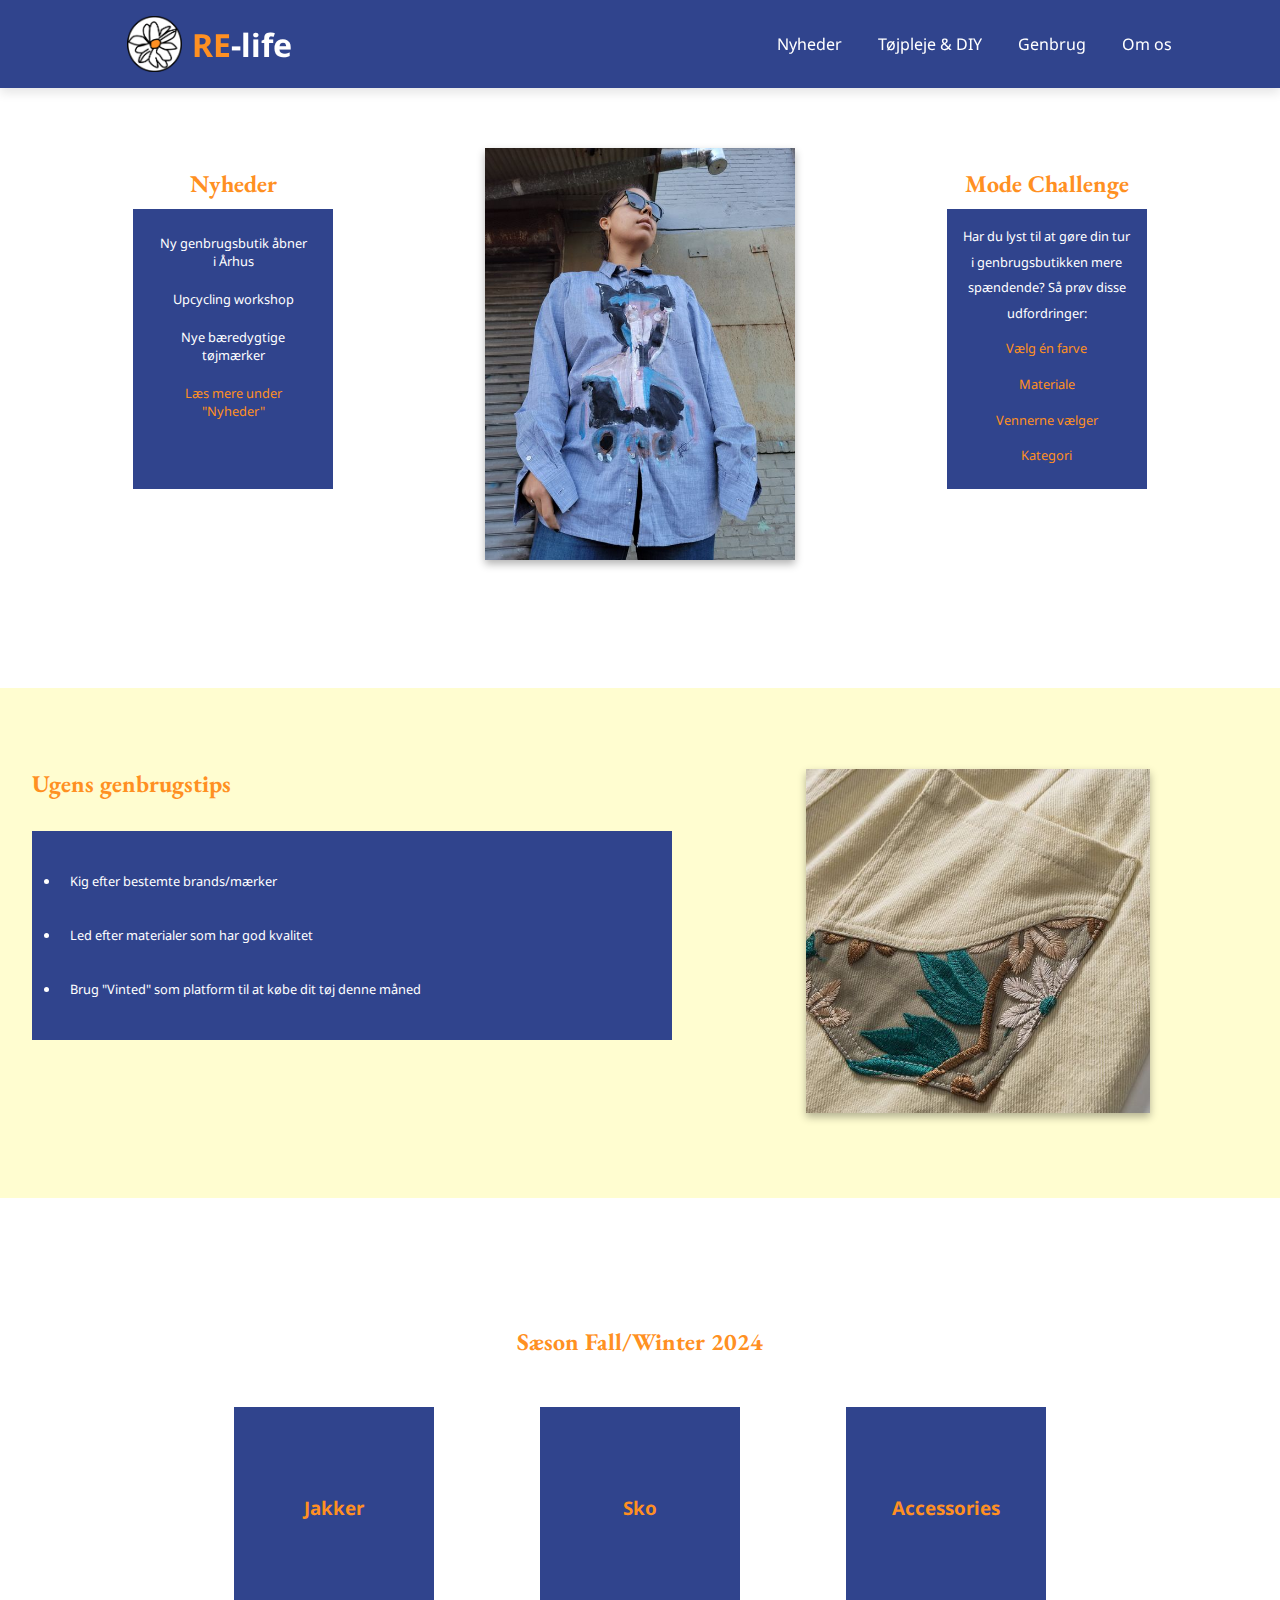
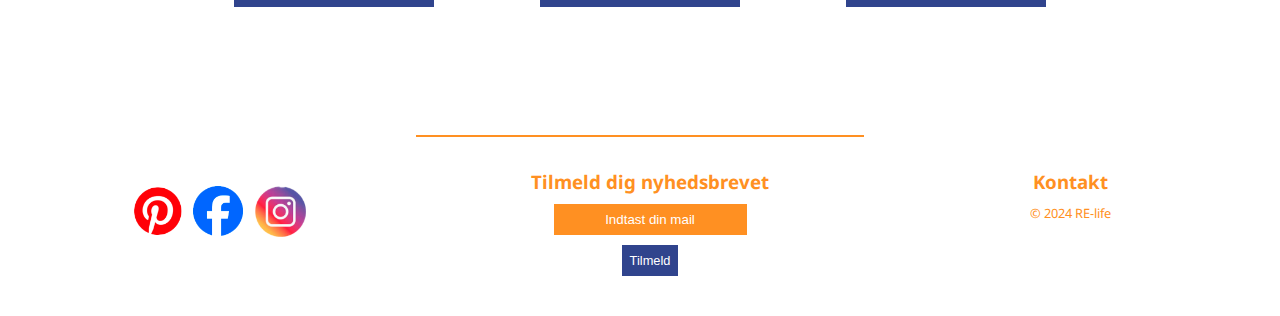
<file: index.html>
<!DOCTYPE html>
<html lang="da">
<head>
    <meta charset="UTF-8">
    <meta name="viewport" content="width=device-width, initial-scale=1.0">
    <meta name="description" content="Velkommen til RE-life - dit magasin om bæredygtig mode. Udforsk genbrugstips, deltag i modeudfordringer og find inspiration til ansvarligt køb.">
    <title>Online Magasin - RE-life</title>
    <link rel="preconnect" href="https://fonts.googleapis.com">
<link rel="preconnect" href="https://fonts.gstatic.com" crossorigin>
<link href="https://fonts.googleapis.com/css2?family=Noto+Sans:ital,wght@0,100..900;1,100..900&display=swap" rel="stylesheet">
<link rel="preconnect" href="https://fonts.googleapis.com">
<link rel="preconnect" href="https://fonts.gstatic.com" crossorigin>
<link href="https://fonts.googleapis.com/css2?family=EB+Garamond:ital,wght@0,400..800;1,400..800&family=Noto+Sans:ital,wght@0,100..900;1,100..900&display=swap" rel="stylesheet">
    <link rel="stylesheet" href="css/style.css">
</head>

<body>

    <header>
        <a href="" class="logo"></a>
            <input type="checkbox" id="menu-bar">
        <label for="menu-bar">Menu</label>
        <!-- logo og websitetitel -->
        <section class="forside-logo">
            <a href="index.html" class="logo-link">
                <img class="logo-img" src="img/forside-img/logo.png" alt="logo">
                <h1><span>RE</span>-life</h1>
            </a>
           </section>

           <!-- Navigationsbar -->
        <nav class="navbar">
           
            <ul>
                <li><a href="#">Nyheder</a></li>
                <li><a href="/artikler/diy.html">Tøjpleje & DIY</a>
                <ul>
                    <li><a href="/artikler/trends.html">Trends</a></li>
                    <li><a href="#">Studieliv og mode</a></li>
                    <li><a href="#">Budget og finansiering</a></li>
                </ul>
                </li>

                <li><a href="/artikler/genbrug.html">Genbrug</a>
                    <ul>
                        <li><a href="#">Genbrugsbutikker</a></li>
                        <li><a href="#">Del dine genbrugsfund</a>
                        <li><a href="#">Miljøvenlige tøjmærker</a></li>
                    </ul>
                </li>
                
                <li><a href="#">Om os</a>
                    <ul>
                        <li><a href="#">Tilmeld dig nyhedsbrevet</a></li>
                        <li><a href="#">Sociale medier</a></li>
                        <li><a href="#">Kontakt</a></li>
                    </ul>
                </li>
                
                   
            </ul>

        </nav>


    </header>
    


    <main>
        <!-- Tektsboks med heading nyheder -->
        <section class="content">
            <aside class="textbox">
                <h2 class="nyheder">Nyheder</h2>
                <article class="nyheder-tekst">
                    <p><a href="#">Ny genbrugsbutik åbner i Århus</a></p>
                    <p><a href="#">Upcycling workshop</a></p>
                    <p><a href="#">Nye bæredygtige tøjmærker</a></p>
                    <p><a href="#"><span>Læs mere under "Nyheder"</span></a></p>
                </article>
            </aside>
            
            <!-- Billede mellem tektsbokse -->
            <figure>
                <img src="/img/forside-img/forside-img.jpg" alt="pige med upcyclet tøj">
            </figure>
    
            <!-- Tektsboks med heading mode-challenge -->
            <aside class="textbox">
                <h2 class="mode-challenge">Mode Challenge</h2>
                <article class="mode-tekst">
                    <p>Har du lyst til at gøre din tur i genbrugsbutikken mere spændende? Så prøv disse udfordringer:</p>
                    <ul>
                        <li><a href="#">Vælg én farve</a></li>
                        <li><a href="#">Materiale</a></li>
                        <li><a href="#">Vennerne vælger</a></li>
                        <li><a href="#">Kategori</a></li>
                    </ul>
                </article>
            </aside>
        </section>

        <!-- Ny sektion med tekstboks og heading -->
        <Section class="genbrug-tips">
            <h2 class="tips-overskrift">Ugens genbrugstips</h2>
            <aside class="genbrug-content">
                <article class="tips-tekst">
                    <ul>
                        <li>Kig efter bestemte brands/mærker</li>
                        <li>Led efter materialer som har god kvalitet</li>
                        <li>Brug "Vinted" som platform til at købe dit tøj denne måned</li>
                    </ul>
                </article>
            

                <!-- Billede til tekstboks -->
                <aside class="materiale-img">
                    <img src="/img/forside-img/materiale-forside-img.jpg" alt="Tøj med broderi">
                </aside>
            </aside>
        </Section>

        <!-- Sektion med 3 tekstbokse -->
        <section class="saeson">
            <h2 class="saeson-overskrift">Sæson Fall/Winter 2024</h2>
            <!-- Tre kasser med headings -->
            <aside class="tre-kasser"> 
                <article class="box">
                    <a href="#"><h3>Jakker</h3></a>
                </article>

                <article class="box">
                    <a href="#"><h3>Sko</h3></a>
                </article>

                <article class="box">
                    <a href="#"><h3>Accessories</h3></a>
                </article>
            </aside>
        </section>

    </main>
    


    <footer>
        <!-- Footer kode -->
            <hr class="line">
            <section class="footer-section">
                <!-- SoMe billeder -->
                <aside class="some-img">
                    <a href="#">
                        <img class="p some" src="/img/forside-img/pinterest-logo.png" alt="pinterest logo">
                    </a>
                    <a href="#">
                        <img class="fb some" src="/img/forside-img/fb-logo.png" alt="facebook logo">
                    </a>
                    <a href="#">
                        <img class="ig some" src="/img/forside-img/ig-logo.png" alt="instagram logo">
                    </a>
                </aside>
    
                <!-- Tilmeld nyhedsbrev form -->
                <aside class="form">
                    <h3>Tilmeld dig nyhedsbrevet</h3>
                    <form action="#">
                        <input type="email" placeholder="Indtast din mail" required>
                        <button type="submit">Tilmeld</button>
                    </form>
                </aside>
    
                <!-- Kontakt afsnit i footeren -->
                <aside class="kontakt">
                    <h3>Kontakt</h3>
                    <article class="copyright">
                        <p>&copy; 2024 RE-life</p>
                    </article>
                </aside>
    
    
    
            </section>
    
            
    
    
    
    
        </footer>



</body>






</html>
</file>
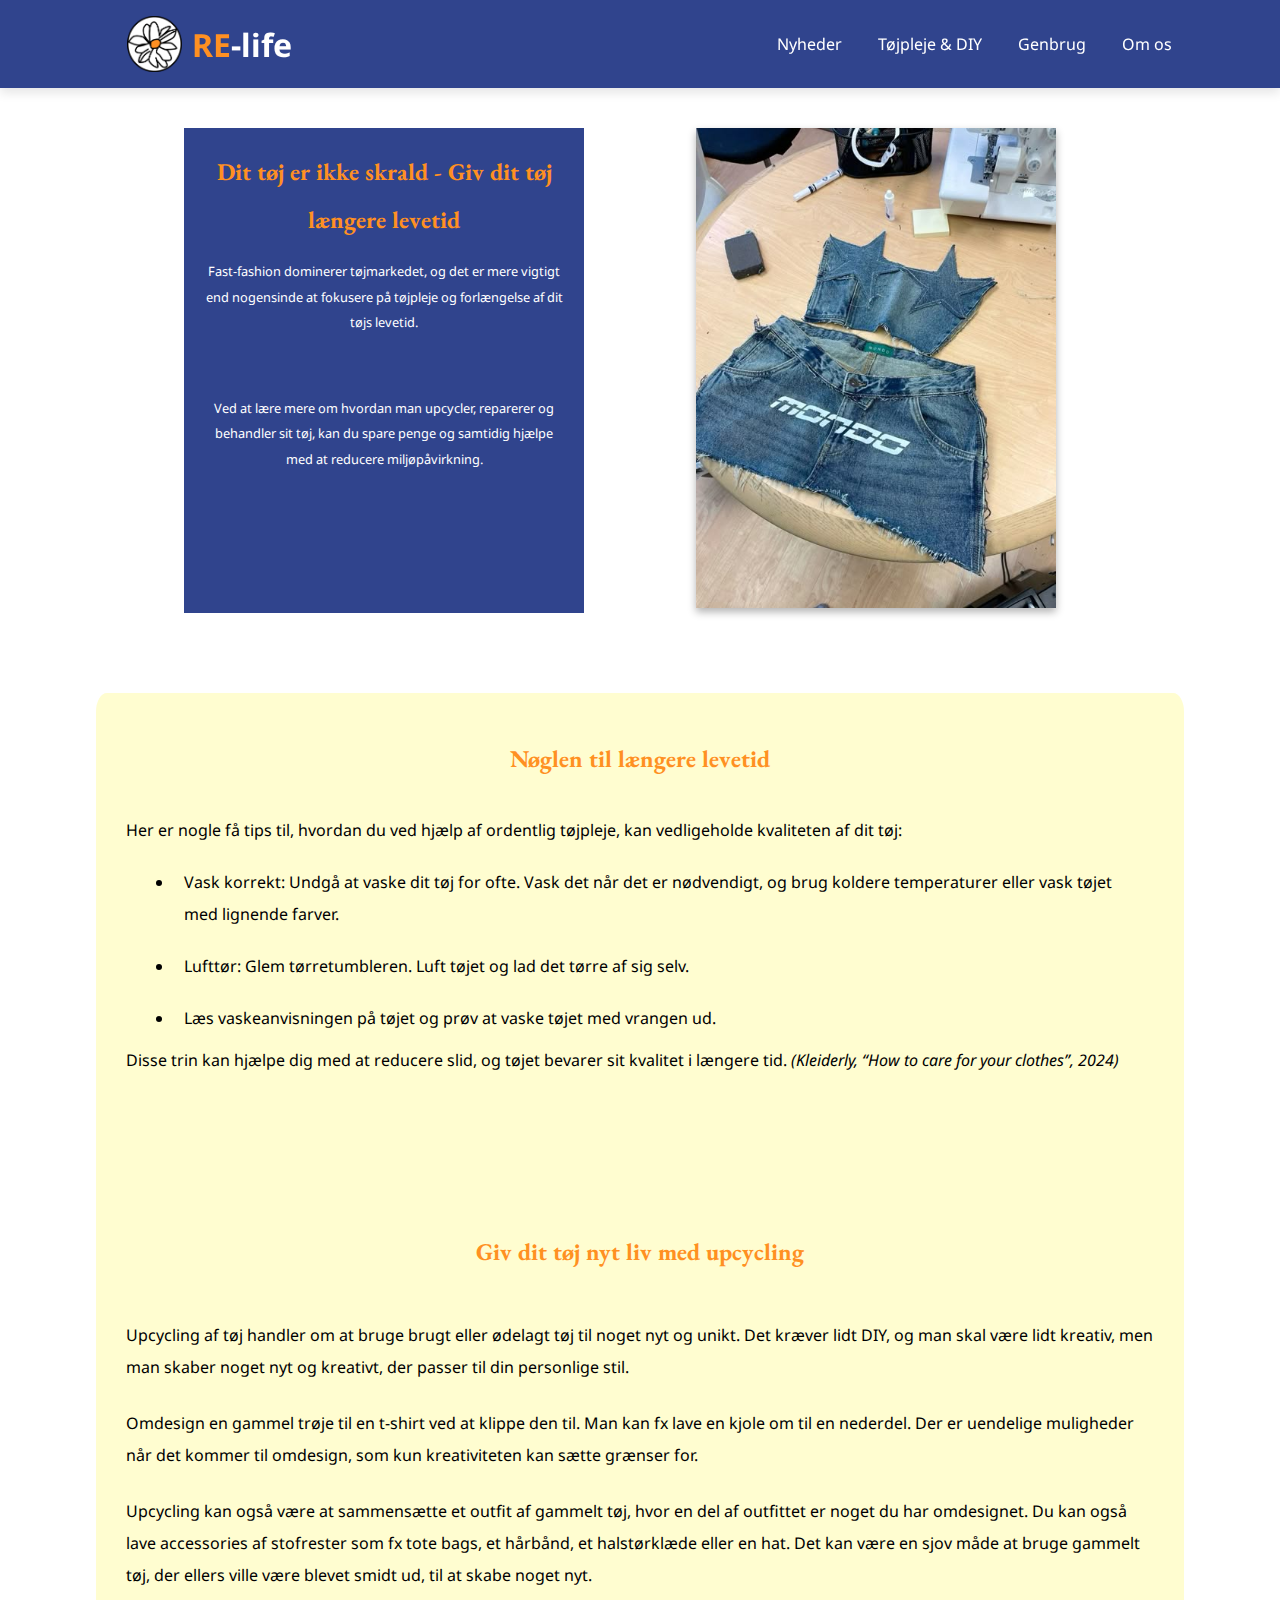
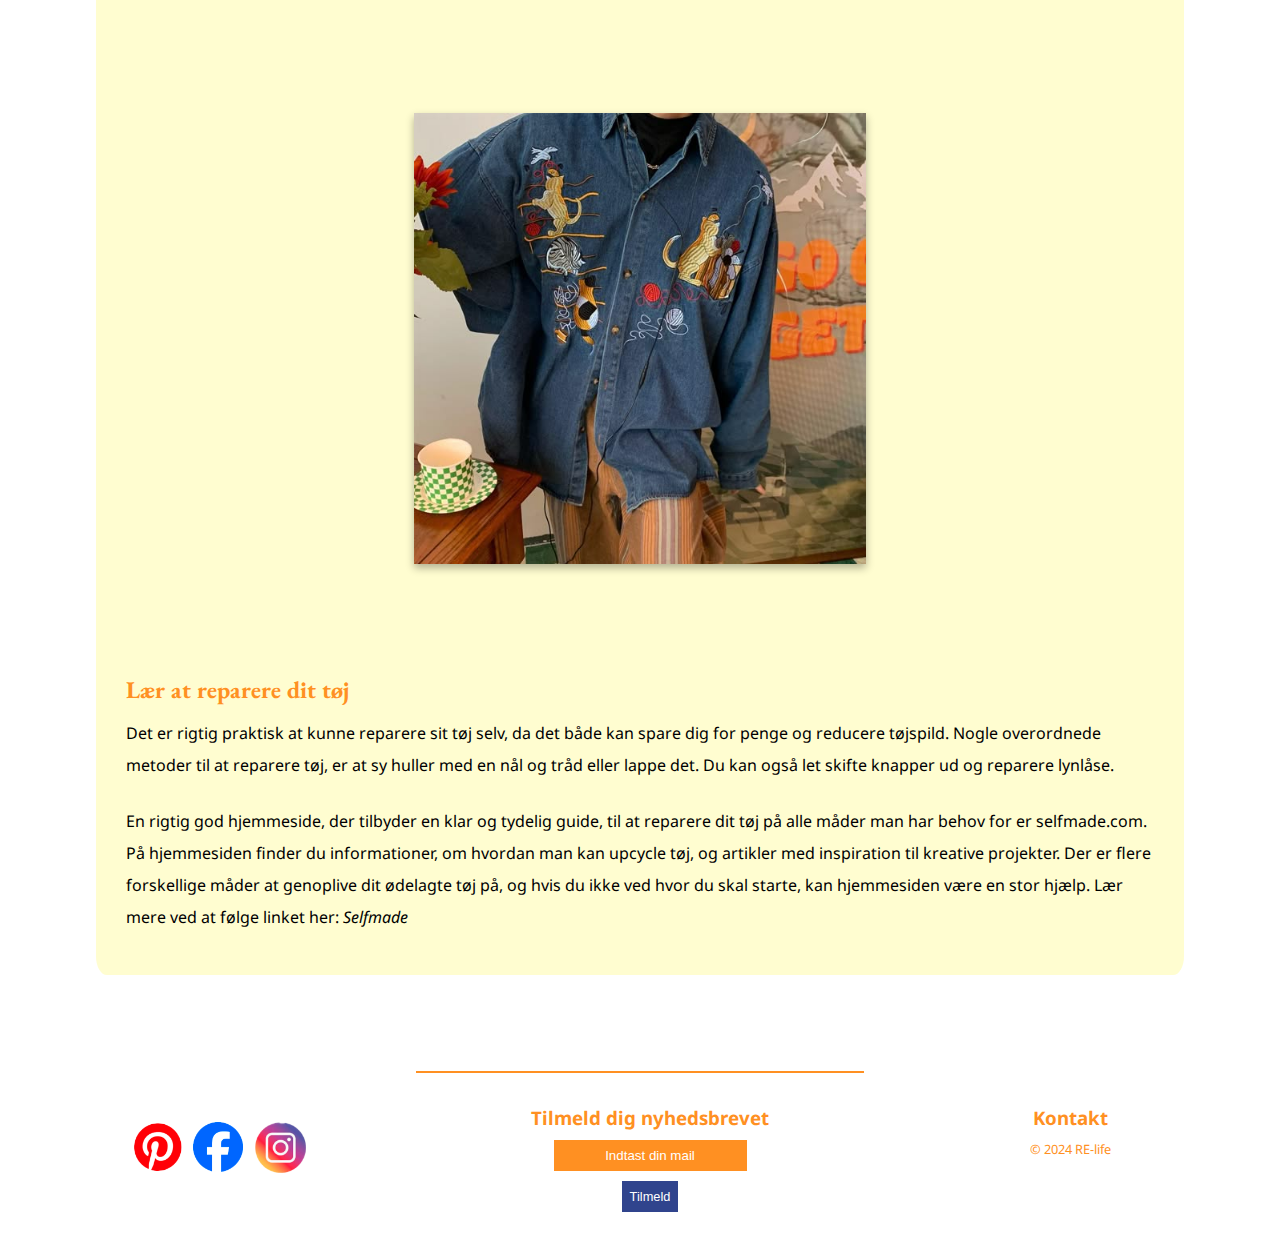
<file: diy.html>
<!DOCTYPE html>
<html lang="da">
<head>
    <meta charset="UTF-8">
    <meta name="viewport" content="width=device-width, initial-scale=1.0">
    <meta name="description" content="Opdag metoder til at forlænge dit tøj med tøjpleje og DIY. Lær om upcycling og reparation hos RE-life, og spar penge samtidig med at du hjælper miljøet!">
    <title>Tøjpleje og DIY - RE-life</title>
    <link rel="preconnect" href="https://fonts.googleapis.com">
    <link rel="preconnect" href="https://fonts.gstatic.com" crossorigin>
    <link href="https://fonts.googleapis.com/css2?family=Noto+Sans:ital,wght@0,100..900;1,100..900&display=swap" rel="stylesheet">
    <link rel="preconnect" href="https://fonts.googleapis.com">
    <link rel="preconnect" href="https://fonts.gstatic.com" crossorigin>
    <link href="https://fonts.googleapis.com/css2?family=EB+Garamond:ital,wght@0,400..800;1,400..800&family=Noto+Sans:ital,wght@0,100..900;1,100..900&display=swap" rel="stylesheet">
    <link rel="stylesheet" href="css/style.css">
</head>

<body>
    <header>
        <a href="" class="logo"></a>
            <input type="checkbox" id="menu-bar">
        <label for="menu-bar">Menu</label>
        <!-- logo og websitetitel -->
        <section class="forside-logo">
            <a href="index.html" class="logo-link">
                <img class="logo-img" src="img/forside-img/logo.png" alt="logo">
                <h1><span>RE</span>-life</h1>
            </a>
           </section>

           <!-- Navigationsbar -->
        <nav class="navbar">
           
            <ul>
                <li><a href="#">Nyheder</a></li>
                <li><a href="diy.html">Tøjpleje & DIY</a>
                <ul>
                    <li><a href="trends.html">Trends</a></li>
                    <li><a href="#">Studieliv og mode</a></li>
                    <li><a href="#">Budget og finansiering</a></li>
                </ul>
                </li>

                <li><a href="genbrug.html">Genbrug</a>
                    <ul>
                        <li><a href="#">Genbrugsbutikker</a></li>
                        <li><a href="#">Del dine genbrugsfund</a>
                        <li><a href="#">Miljøvenlige tøjmærker</a></li>
                    </ul>
                </li>
                
                <li><a href="#">Om os</a>
                    <ul>
                        <li><a href="#">Tilmeld dig nyhedsbrevet</a></li>
                        <li><a href="#">Sociale medier</a></li>
                        <li><a href="#">Kontakt</a></li>
                    </ul>
                </li>
                
                   
            </ul>

        </nav>


    </header>
    
    <main>
        <!-- Tektsboks med heading -->
        <section class="toj-tekstboks">
            <article class="toj-tekst">
                <h2 class="toj-overskrift">Dit tøj er ikke skrald - Giv dit tøj længere levetid</h2>
                <p>Fast-fashion dominerer tøjmarkedet, og det er mere vigtigt end nogensinde at fokusere på tøjpleje og forlængelse af dit tøjs levetid.</p>

                <p class="custom-p">Ved at lære mere om hvordan man upcycler, reparerer og behandler sit tøj, kan du spare penge og samtidig hjælpe med at reducere miljøpåvirkning.</p>
            </article>

            <!-- Billede ved siden af tektsboks -->
            <aside class="toj-img">
                <img src="/img/diy-img/diy-artikel-img-1.jpg" alt="Nederdel ved siden af symaskine">
            </aside>
        </section>

        <!-- Sektion med 3 artikler -->
        <section class="artikler">

            <!-- Første artikel med en liste -->
            <article class="artikel-levetid">
                <h2 class="levetid-overskrift">Nøglen til længere levetid</h2>
                <p>Her er nogle få tips til, hvordan du ved hjælp af ordentlig tøjpleje, kan vedligeholde kvaliteten af dit tøj:</p>
                    <ul>
                        <li>Vask korrekt: Undgå at vaske dit tøj for ofte. Vask det når det er nødvendigt, og brug koldere temperaturer eller vask tøjet med lignende farver.</li>
                        <li>Lufttør: Glem tørretumbleren. Luft tøjet og lad det tørre af sig selv.</li>
                        <li>Læs vaskeanvisningen på tøjet og prøv at vaske tøjet med vrangen ud.</li>
                    </ul>
                <p>Disse trin kan hjælpe dig med at reducere slid, og tøjet bevarer sit kvalitet i længere tid. <span>(Kleiderly, “How to care for your clothes”, 2024)</span></p>
            </article>

            <!-- Anden artikel -->
            <article class="artikel-upcycle">
                <h2 class="upcycling-overskrift">Giv dit tøj nyt liv med upcycling</h2>

                <p>Upcycling af tøj handler om at bruge brugt eller ødelagt tøj til noget nyt og unikt. Det kræver lidt DIY, og man skal være lidt kreativ, men man skaber noget nyt og kreativt, der passer til din personlige stil.</p>

                <p>Omdesign en gammel trøje til en t-shirt ved at klippe den til. Man kan fx lave en kjole om til en nederdel. Der er uendelige muligheder når det kommer til omdesign, som kun kreativiteten kan sætte grænser for.</p>

                <p>Upcycling kan også være at sammensætte et outfit af gammelt tøj, hvor en del af outfittet er noget du har omdesignet. Du kan også lave accessories af stofrester som fx tote bags, et hårbånd, et halstørklæde eller en hat. Det kan være en sjov måde at bruge gammelt tøj, der ellers ville være blevet smidt ud, til at skabe noget nyt.</p>

            </article>

            <!-- Billede til sidste artikel -->
            <aside class="upcycling-img">
                <img src="/img/diy-img/diy-artikel-img-2.jpg" alt="Upcyclet skjorte">
            </aside>
            
            <!-- Tredje artikel -->
            <article class="rep-artikel">
                <h2>Lær at reparere dit tøj</h2>
                <p>Det er rigtig praktisk at kunne reparere sit tøj selv, da det både kan spare dig for penge og reducere tøjspild. Nogle overordnede metoder til at reparere tøj, er at sy huller med en nål og tråd eller lappe det. Du kan også let skifte knapper ud og reparere lynlåse.</p>

                <p>En rigtig god hjemmeside, der tilbyder en klar og tydelig guide, til at reparere dit tøj på alle måder man har behov for er selfmade.com. På hjemmesiden finder du informationer, om hvordan man kan upcycle tøj, og artikler med inspiration til kreative projekter. Der er flere forskellige måder at genoplive dit ødelagte tøj på, og hvis du ikke ved hvor du skal starte, kan hjemmesiden være en stor hjælp. Lær mere ved at følge linket her: <a  target="_blank" href="https://www.selfmade.com/da-dk/inspiration"><span>Selfmade</span></a>
            </article>



        </section>

    



    </main>

    
    
    <footer>
        <!-- Footer kode -->
            <hr class="line">
            <section class="footer-section">
                <!-- SoMe billeder -->
                <aside class="some-img">
                    <a href="#">
                        <img class="p some" src="/img/forside-img/pinterest-logo.png" alt="pinterest logo">
                    </a>
                    <a href="#">
                        <img class="fb some" src="/img/forside-img/fb-logo.png" alt="facebook logo">
                    </a>
                    <a href="#">
                        <img class="ig some" src="/img/forside-img/ig-logo.png" alt="instagram logo">
                    </a>
                </aside>
    
                <!-- Tilmeld nyhedsbrev form -->
                <aside class="form">
                    <h3>Tilmeld dig nyhedsbrevet</h3>
                    <form action="#">
                        <input type="email" placeholder="Indtast din mail" required>
                        <button type="submit">Tilmeld</button>
                    </form>
                </aside>
    
                <!-- Kontakt afsnit i footeren -->
                <aside class="kontakt">
                    <h3>Kontakt</h3>
                    <article class="copyright">
                        <p>&copy; 2024 RE-life</p>
                    </article>
                </aside>
    
    
    
            </section>
    
            
    
    
    
    
        </footer>

</body>
</html>
</file>
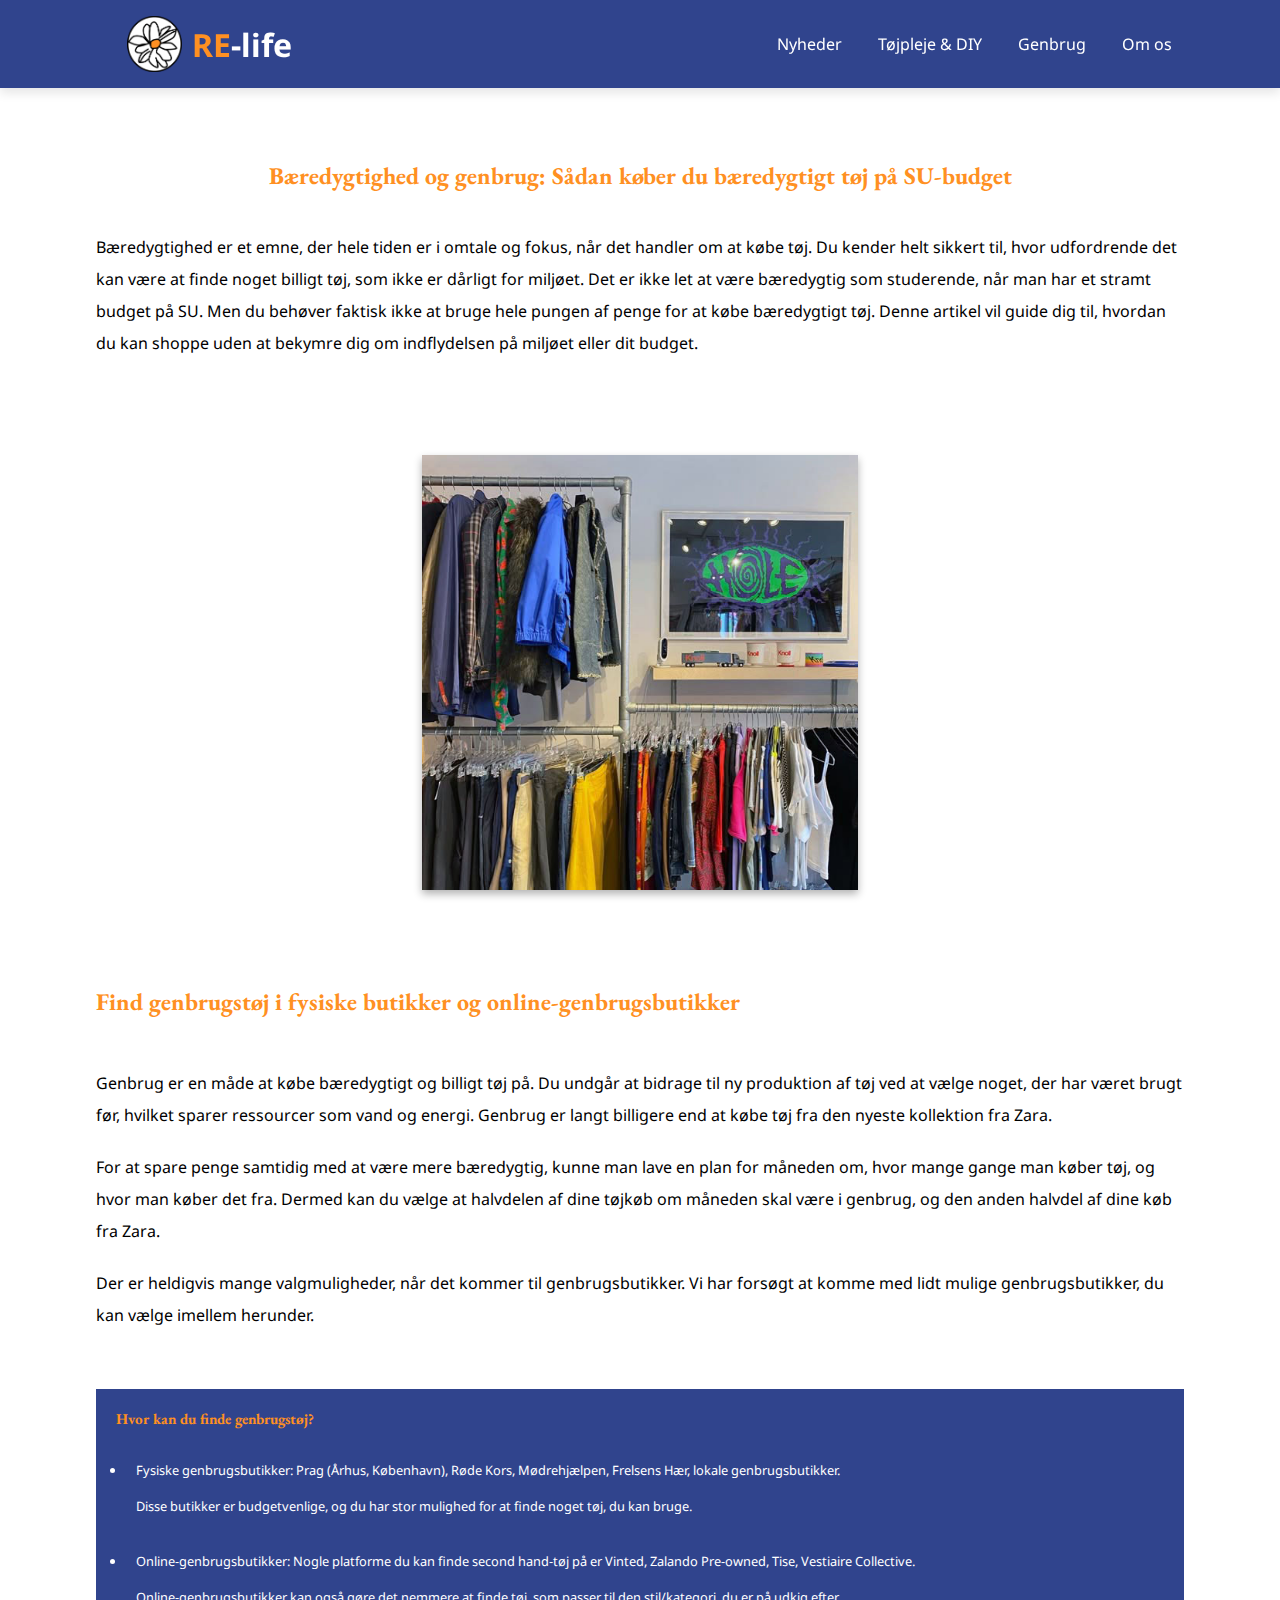
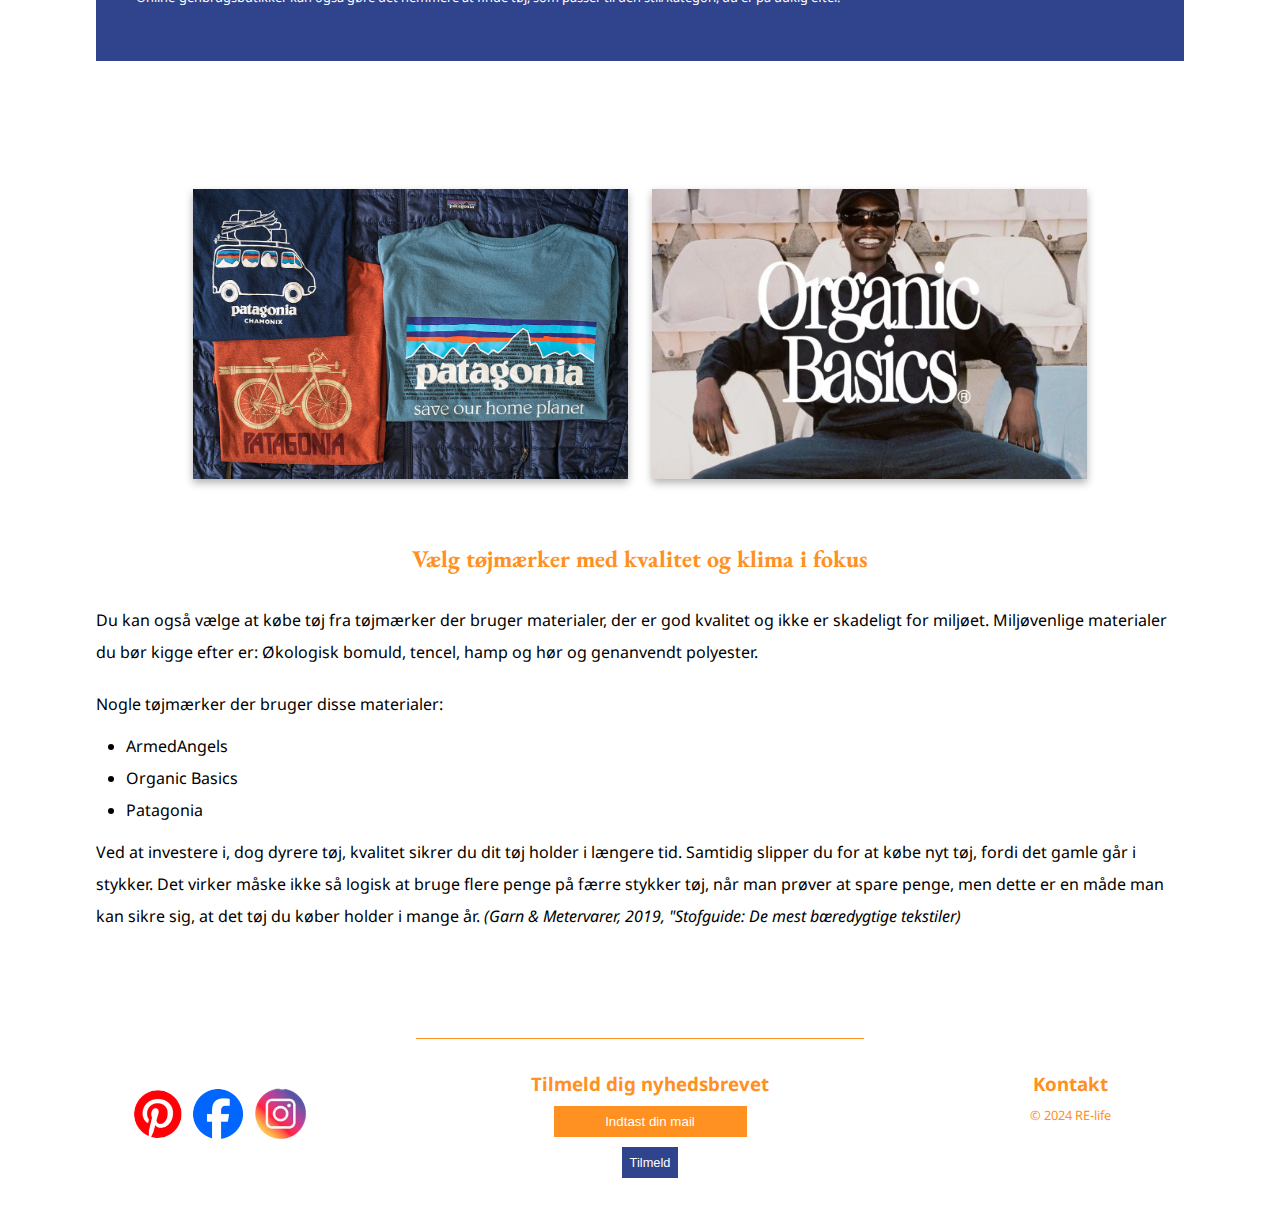
<file: genbrug.html>
<!DOCTYPE html>
<html lang="da">
<head>
    <meta charset="UTF-8">
    <meta name="viewport" content="width=device-width, initial-scale=1.0">
    <meta name="description" content= "Lær at købe bæredygtigt tøj på SU-budget. Få tips til genbrugstøj, online platforme og kvalitetsmærker, der skåner miljøet.">
    <title>Genbrug og bæredygtighed - RE-life</title>
    <link rel="preconnect" href="https://fonts.googleapis.com">
    <link rel="preconnect" href="https://fonts.gstatic.com" crossorigin>
    <link href="https://fonts.googleapis.com/css2?family=Noto+Sans:ital,wght@0,100..900;1,100..900&display=swap" rel="stylesheet">
    <link rel="preconnect" href="https://fonts.googleapis.com">
    <link rel="preconnect" href="https://fonts.gstatic.com" crossorigin>
    <link href="https://fonts.googleapis.com/css2?family=EB+Garamond:ital,wght@0,400..800;1,400..800&family=Noto+Sans:ital,wght@0,100..900;1,100..900&display=swap" rel="stylesheet">
        <link rel="stylesheet" href="css/style.css">
</head>


<body>
    
    <header>
        <a href="" class="logo"></a>
            <input type="checkbox" id="menu-bar">
        <label for="menu-bar">Menu</label>
        <!-- logo og websitetitel -->
        <section class="forside-logo">
            <a href="index.html" class="logo-link">
                <img class="logo-img" src="img/forside-img/logo.png" alt="logo">
                <h1><span>RE</span>-life</h1>
            </a>
           </section>

           <!-- Navigationsbar -->
        <nav class="navbar">
           
            <ul>
                <li><a href="#">Nyheder</a></li>
                <li><a href="diy.html">Tøjpleje & DIY</a>
                <ul>
                    <li><a href="trends.html">Trends</a></li>
                    <li><a href="#">Studieliv og mode</a></li>
                    <li><a href="#">Budget og finansiering</a></li>
                </ul>
                </li>

                <li><a href="genbrug.html">Genbrug</a>
                    <ul>
                        <li><a href="#">Genbrugsbutikker</a></li>
                        <li><a href="#">Del dine genbrugsfund</a>
                        <li><a href="#">Miljøvenlige tøjmærker</a></li>
                    </ul>
                </li>
                
                <li><a href="#">Om os</a>
                    <ul>
                        <li><a href="#">Tilmeld dig nyhedsbrevet</a></li>
                        <li><a href="#">Sociale medier</a></li>
                        <li><a href="#">Kontakt</a></li>
                    </ul>
                </li>
                
                   
            </ul>

        </nav>


    </header>
    



    <main>
        <!-- Første artikel og billede kode -->
        <section class="budget-afsnit">
            <article class="budget-artikel">
                <h2>Bæredygtighed og genbrug: Sådan køber du bæredygtigt tøj på SU-budget</h2>
                <p>Bæredygtighed er et emne, der hele tiden er i omtale og fokus, når det handler om at købe tøj. Du kender helt sikkert til, hvor udfordrende det kan være at finde noget billigt tøj, som ikke er dårligt for miljøet. Det er ikke let at være bæredygtig som studerende, når man har et stramt budget på SU. Men du behøver faktisk ikke at bruge hele pungen af penge for at købe bæredygtigt tøj. Denne artikel vil guide dig til, hvordan du kan shoppe uden at bekymre dig om indflydelsen på miljøet eller dit budget.</p>
            </article>
            <aside class="budget-img">
                <img src="img/genbrug-img/genbrug-artikel-img-1.jpg" alt="Tøjstativ med genbrugstøj">
            </aside>
        </section>

        <!-- Afsnit med article og en tekstboks i form af en aside -->
       <section class="gb-afsnit">
            <article class="gb-artikel">
                <h2>Find genbrugstøj i fysiske butikker og online-genbrugsbutikker</h2>
                <p>Genbrug er en måde at købe bæredygtigt og billigt tøj på. Du undgår at bidrage til ny produktion af tøj ved at vælge noget, der har været brugt før, hvilket sparer ressourcer som vand og energi. Genbrug er langt billigere end at købe tøj fra den nyeste kollektion fra Zara. 
                </p>
                
                <p>For at spare penge samtidig med at være mere bæredygtig, kunne man lave en plan for måneden om, hvor mange gange man køber tøj, og hvor man køber det fra. Dermed kan du vælge at halvdelen af dine tøjkøb om måneden skal være i genbrug, og den anden halvdel af dine køb fra Zara.</p>

                <p>Der er heldigvis mange valgmuligheder, når det kommer til genbrugsbutikker. Vi har forsøgt at komme med lidt mulige genbrugsbutikker, du kan vælge imellem herunder.</p>
            </article>

            <!-- Tekstboks  -->
            <aside class="gb-list">
                <article class="gb-tekstboks">
                    <h3>Hvor kan du finde genbrugstøj?</h3>
                    <ul>
                        <li>Fysiske genbrugsbutikker: Prag (Århus, København), Røde Kors, Mødrehjælpen, Frelsens Hær, lokale genbrugsbutikker. 
                        <p>Disse butikker er budgetvenlige, og du har stor mulighed for at finde noget tøj, du kan bruge.</p></li>

                        <li>Online-genbrugsbutikker: Nogle platforme du kan finde second hand-tøj på er Vinted, Zalando Pre-owned, Tise, Vestiaire Collective.
                        <p>Online-genbrugsbutikker kan også gøre det nemmere at finde tøj, som passer til den stil/kategori, du er på udkig efter.</p>
                        </li>
                    </ul>  
                </article>
            </aside>

            <!-- To billeder -->
            <aside class="gb-img">
                <img src="img/genbrug-img/genbrug-artikel-img-2.jpg" alt="Patagonia trøje">
                <img src="img/genbrug-img/genbrug-artikel-img-3.jpg" alt="Organic basics logo">
            </aside>

            <!-- Afsnit for tøjmærke artiklen -->
            <article class="tojmaerker-artikel">
                <h2>Vælg tøjmærker med kvalitet og klima i fokus</h2>
                <p>Du kan også vælge at købe tøj fra tøjmærker der bruger materialer, der er god kvalitet og ikke er skadeligt for miljøet. Miljøvenlige materialer du bør kigge efter er: Økologisk bomuld, tencel, hamp og hør og genanvendt polyester.</p>

                <p>Nogle tøjmærker der bruger disse materialer:</p>
                <ul>
                    <li>ArmedAngels</li>
                    <li>Organic Basics</li>
                    <li>Patagonia</li>
                </ul>

                <p>Ved at investere i, dog dyrere tøj, kvalitet sikrer du dit tøj holder i længere tid. Samtidig slipper du for at købe nyt tøj, fordi det gamle går i stykker. Det virker måske ikke så logisk at bruge flere penge på færre stykker tøj, når man prøver at spare penge, men dette er en måde man kan sikre sig, at det tøj du køber holder i mange år. <span>(Garn & Metervarer, 2019, "Stofguide: De mest bæredygtige tekstiler)</span></p>
            </article>

       </section>

    </main>







<footer>
    <!-- Footer kode -->
        <hr class="line">
        <section class="footer-section">
            <!-- SoMe billeder -->
            <aside class="some-img">
                <a href="#">
                    <img class="p some" src="/img/forside-img/pinterest-logo.png" alt="pinterest logo">
                </a>
                <a href="#">
                    <img class="fb some" src="/img/forside-img/fb-logo.png" alt="facebook logo">
                </a>
                <a href="#">
                    <img class="ig some" src="/img/forside-img/ig-logo.png" alt="instagram logo">
                </a>
            </aside>

            <!-- Tilmeld nyhedsbrev form -->
            <aside class="form">
                <h3>Tilmeld dig nyhedsbrevet</h3>
                <form action="#">
                    <input type="email" placeholder="Indtast din mail" required>
                    <button type="submit">Tilmeld</button>
                </form>
            </aside>

            <!-- Kontakt afsnit i footeren -->
            <aside class="kontakt">
                <h3>Kontakt</h3>
                <article class="copyright">
                    <p>&copy; 2024 RE-life</p>
                </article>
            </aside>



        </section>

        




    </footer>
</body>
</html>
</file>
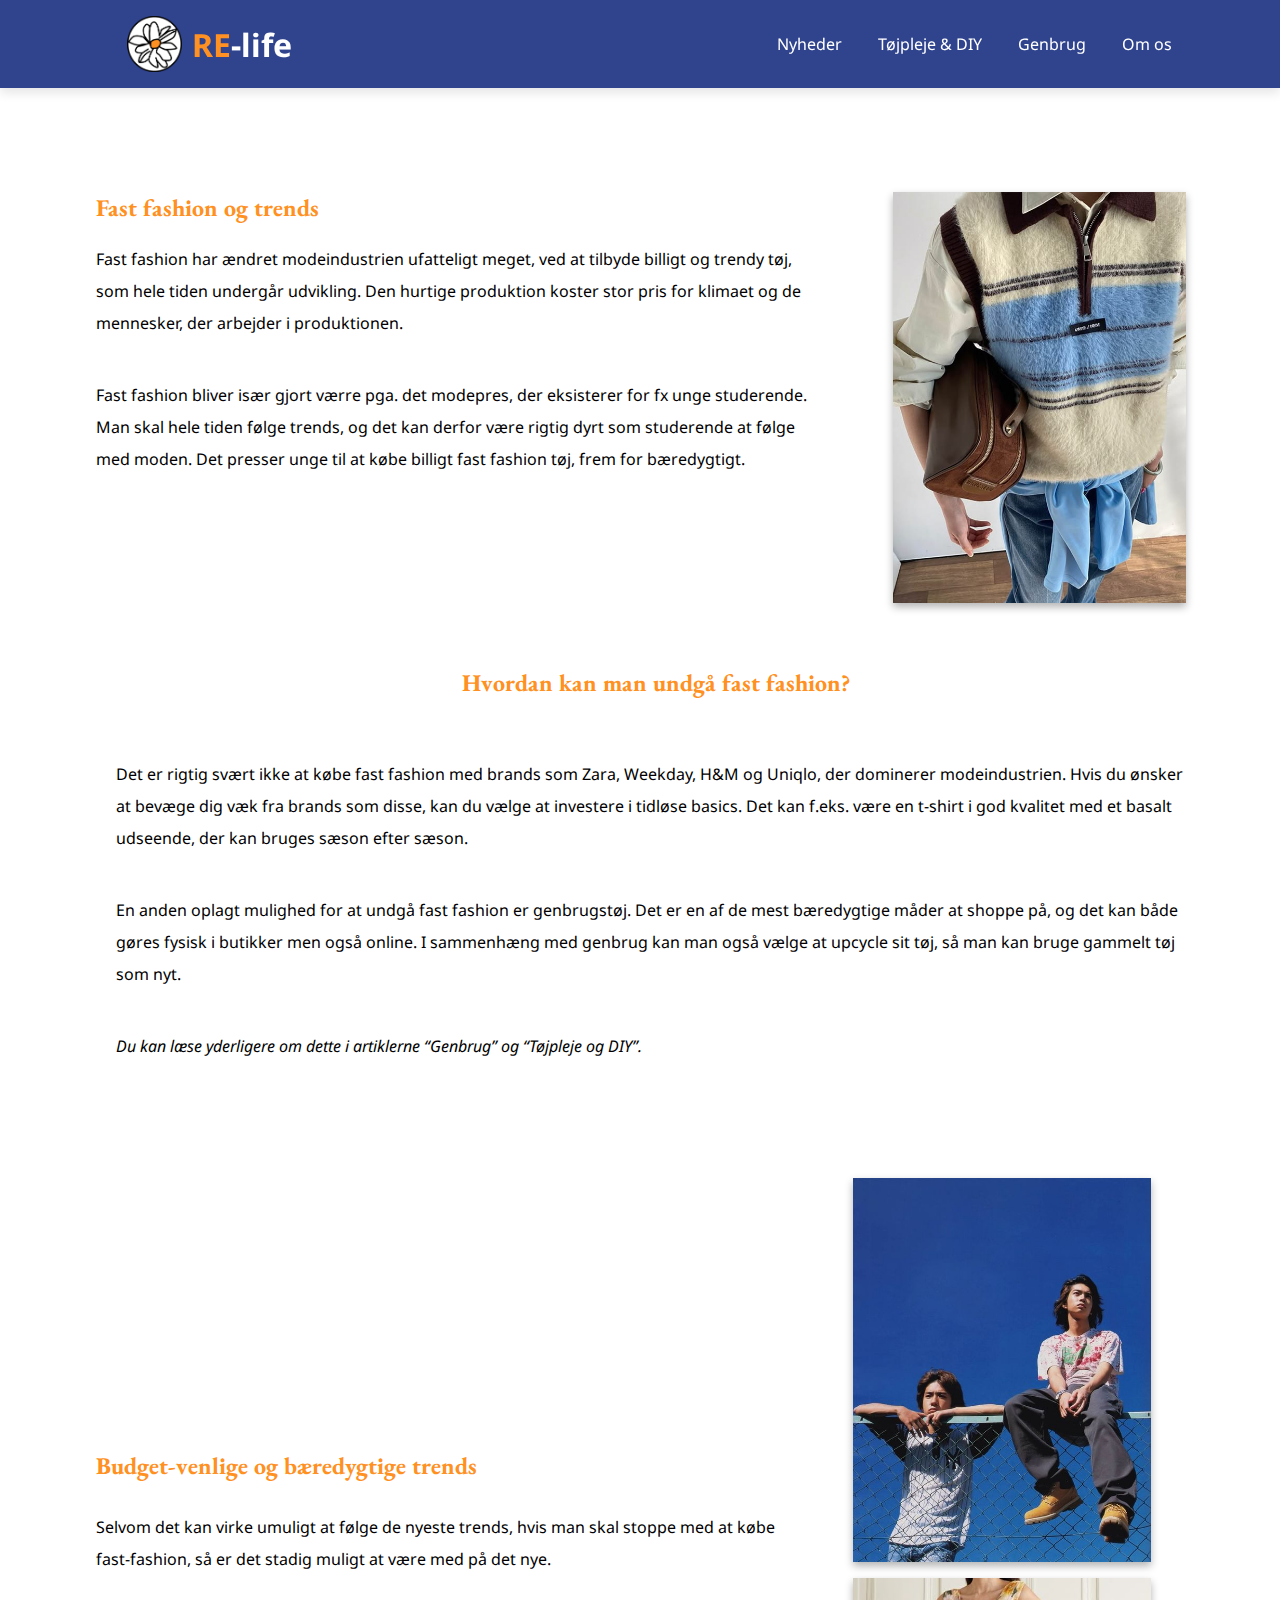
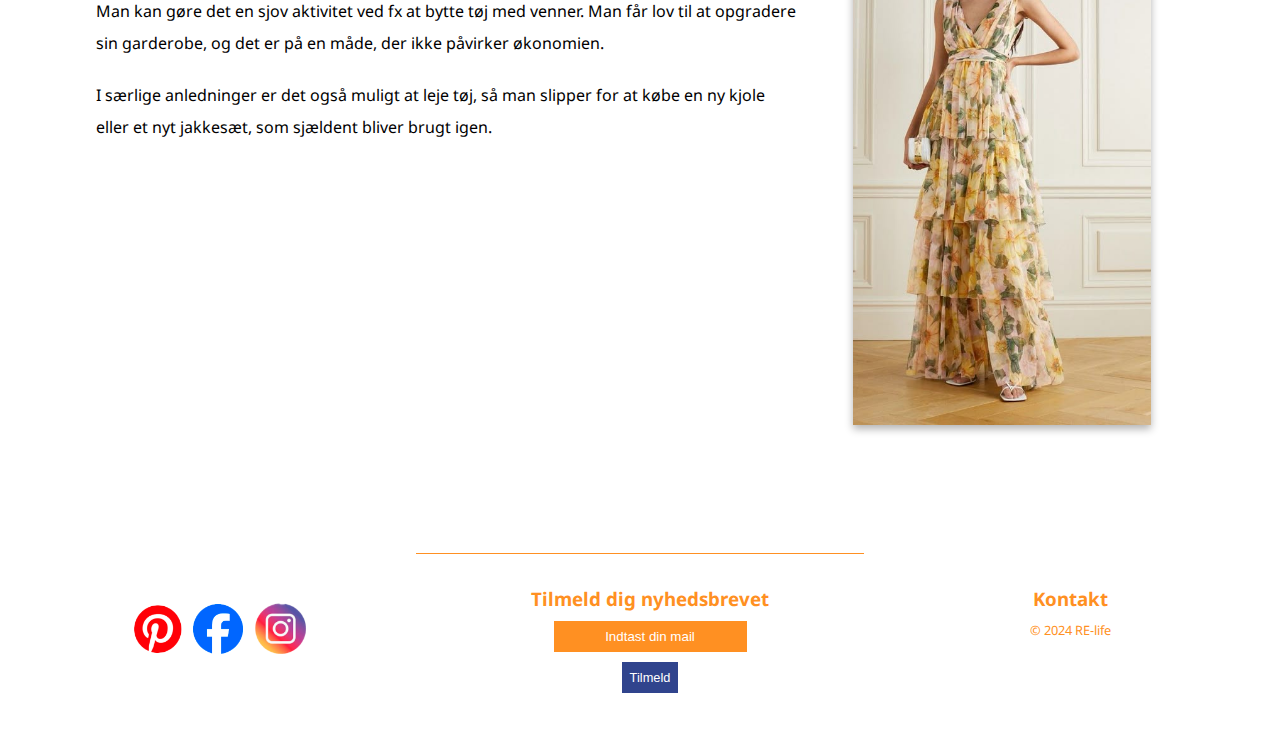
<file: trends.html>
<!DOCTYPE html>
<html lang="da">
<head>
    <meta charset="UTF-8">
    <meta name="viewport" content="width=device-width, initial-scale=1.0">
    <meta name="description" content="Udforsk fast fashion og modepres på studerende. Få tips til tidløse basics, genbrug og bæredygtige alternativer på RE-life.">
    <title>Trends og fast fashion - RE-life</title>
    <link rel="preconnect" href="https://fonts.googleapis.com">
<link rel="preconnect" href="https://fonts.gstatic.com" crossorigin>
<link href="https://fonts.googleapis.com/css2?family=Noto+Sans:ital,wght@0,100..900;1,100..900&display=swap" rel="stylesheet">
<link rel="preconnect" href="https://fonts.googleapis.com">
<link rel="preconnect" href="https://fonts.gstatic.com" crossorigin>
<link href="https://fonts.googleapis.com/css2?family=EB+Garamond:ital,wght@0,400..800;1,400..800&family=Noto+Sans:ital,wght@0,100..900;1,100..900&display=swap" rel="stylesheet">
    <link rel="stylesheet" href="css/style.css">
</head>


<body>
    <header>
        <a href="" class="logo"></a>
            <input type="checkbox" id="menu-bar">
        <label for="menu-bar">Menu</label>
        <!-- logo og websitetitel -->
        <section class="forside-logo">
            <a href="index.html" class="logo-link">
                <img class="logo-img" src="img/forside-img/logo.png" alt="logo">
                <h1><span>RE</span>-life</h1>
            </a>
           </section>

           <!-- Navigationsbar -->
        <nav class="navbar">
           
            <ul>
                <li><a href="#">Nyheder</a></li>
                <li><a href="diy.html">Tøjpleje & DIY</a>
                <ul>
                    <li><a href="trends.html">Trends</a></li>
                    <li><a href="#">Studieliv og mode</a></li>
                    <li><a href="#">Budget og finansiering</a></li>
                </ul>
                </li>

                <li><a href="genbrug.html">Genbrug</a>
                    <ul>
                        <li><a href="#">Genbrugsbutikker</a></li>
                        <li><a href="#">Del dine genbrugsfund</a>
                        <li><a href="#">Miljøvenlige tøjmærker</a></li>
                    </ul>
                </li>
                
                <li><a href="#">Om os</a>
                    <ul>
                        <li><a href="#">Tilmeld dig nyhedsbrevet</a></li>
                        <li><a href="#">Sociale medier</a></li>
                        <li><a href="#">Kontakt</a></li>
                    </ul>
                </li>
                
                   
            </ul>

        </nav>


    </header>
    


    <main>
        <!-- Sektion med artikel og billede  -->
        <section class="ft-afsnit">
            <article class="ft-artikel">
                <h2 class="ft-overskrift">Fast fashion og trends</h2>
                <p>Fast fashion har ændret modeindustrien ufatteligt meget, ved at tilbyde billigt og trendy tøj, som hele tiden undergår udvikling. Den hurtige produktion koster stor pris for klimaet og de mennesker, der arbejder i produktionen.</p>
                
                <p>Fast fashion bliver især gjort værre pga. det modepres, der eksisterer for fx unge studerende. Man skal hele tiden følge trends, og det kan derfor være rigtig dyrt som studerende at følge med moden. Det presser unge til at købe billigt fast fashion tøj, frem for bæredygtigt.</p>
            </article>
            <!-- Billede til artikel -->
            <aside class="trend-img">
                <img src="/img/trends-img/trends-artikel-img-1.jpg" alt="Person med trendy tøj og taske">
            </aside>
        </section>

        <!-- Sektion med artikel fast fashion -->
        <section class="fastfashion-afsnit">
            <article class="fastfashion-artikel">
                <h2>Hvordan kan man undgå fast fashion?</h2>
                <p>Det er rigtig svært ikke at købe fast fashion med brands som Zara, Weekday, H&M og Uniqlo, der dominerer modeindustrien. Hvis du ønsker at bevæge dig væk fra brands som disse, kan du vælge at investere i tidløse basics. Det kan f.eks. være en t-shirt i god kvalitet med et basalt udseende, der kan bruges sæson efter sæson.</p>

                <p>En anden oplagt mulighed for at undgå fast fashion er genbrugstøj. Det er en af de mest bæredygtige måder at shoppe på, og det kan både gøres fysisk i butikker men også online. I sammenhæng med genbrug kan man også vælge at upcycle sit tøj, så man kan bruge gammelt tøj som nyt.</p>

                <p><span>Du kan læse yderligere om dette i artiklerne “Genbrug” og “Tøjpleje og DIY”.</span></p>
            </article>
        </section>

        <!-- Sektion med artikel budget-venlige og bæredygtige trends -->
        <section class="bb-afsnit">
            <!-- Tekst til artiklen -->
            <article class="bb-artikel">
                <h2>Budget-venlige og bæredygtige trends</h2>
                <p>Selvom det kan virke umuligt at følge de nyeste trends, hvis man skal stoppe med at købe fast-fashion, så er det stadig muligt at være med på det nye.</p>

                <p>Man kan gøre det en sjov aktivitet ved fx at bytte tøj med venner. Man får lov til at opgradere sin garderobe, og det er på en måde, der ikke påvirker økonomien.</p>

                <p>I særlige anledninger er det også muligt at leje tøj, så man slipper for at købe en ny kjole eller et nyt jakkesæt, som sjældent bliver brugt igen.</p>
            </article>

            <!-- To billeder til teksten -->
            <aside class="bb-img">
                <img src="img/trends-img/trends-artikel-img-2.jpg" alt="To drenge på hegn">
                <img src="img/trends-img/trends-artikel-img-3.jpg" alt="Farverig kjole">
            </aside>

        </section>





    </main>



    <footer>
        <!-- Footer kode -->
            <hr class="line">
            <section class="footer-section">
                <!-- SoMe billeder -->
                <aside class="some-img">
                    <a href="#">
                        <img class="p some" src="/img/forside-img/pinterest-logo.png" alt="pinterest logo">
                    </a>
                    <a href="#">
                        <img class="fb some" src="/img/forside-img/fb-logo.png" alt="facebook logo">
                    </a>
                    <a href="#">
                        <img class="ig some" src="/img/forside-img/ig-logo.png" alt="instagram logo">
                    </a>
                </aside>
    
                <!-- Tilmeld nyhedsbrev form -->
                <aside class="form">
                    <h3>Tilmeld dig nyhedsbrevet</h3>
                    <form action="#">
                        <input type="email" placeholder="Indtast din mail" required>
                        <button type="submit">Tilmeld</button>
                    </form>
                </aside>
    
                <!-- Kontakt afsnit i footeren -->
                <aside class="kontakt">
                    <h3>Kontakt</h3>
                    <article class="copyright">
                        <p>&copy; 2024 RE-life</p>
                    </article>
                </aside>
    
    
    
            </section>
    
            
    
    
    
    
        </footer>

    





</body>
</html>
</file>
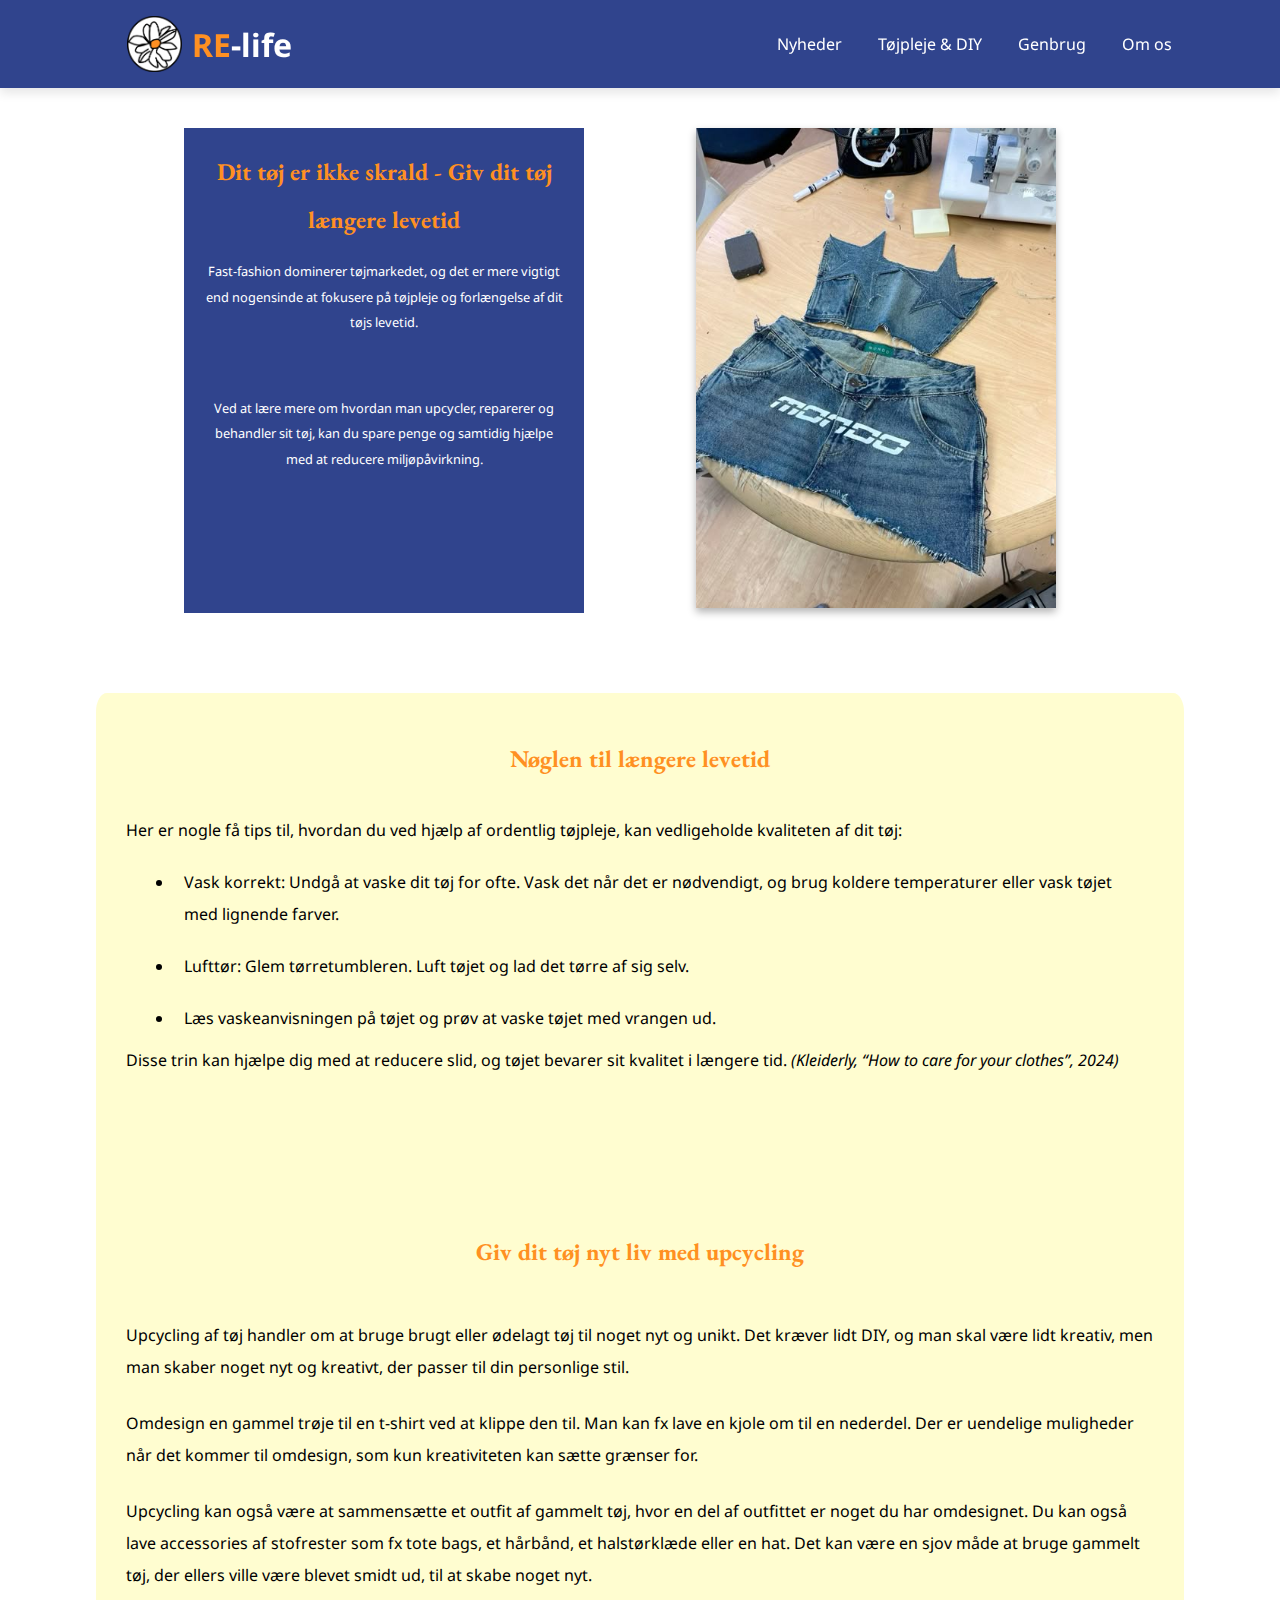
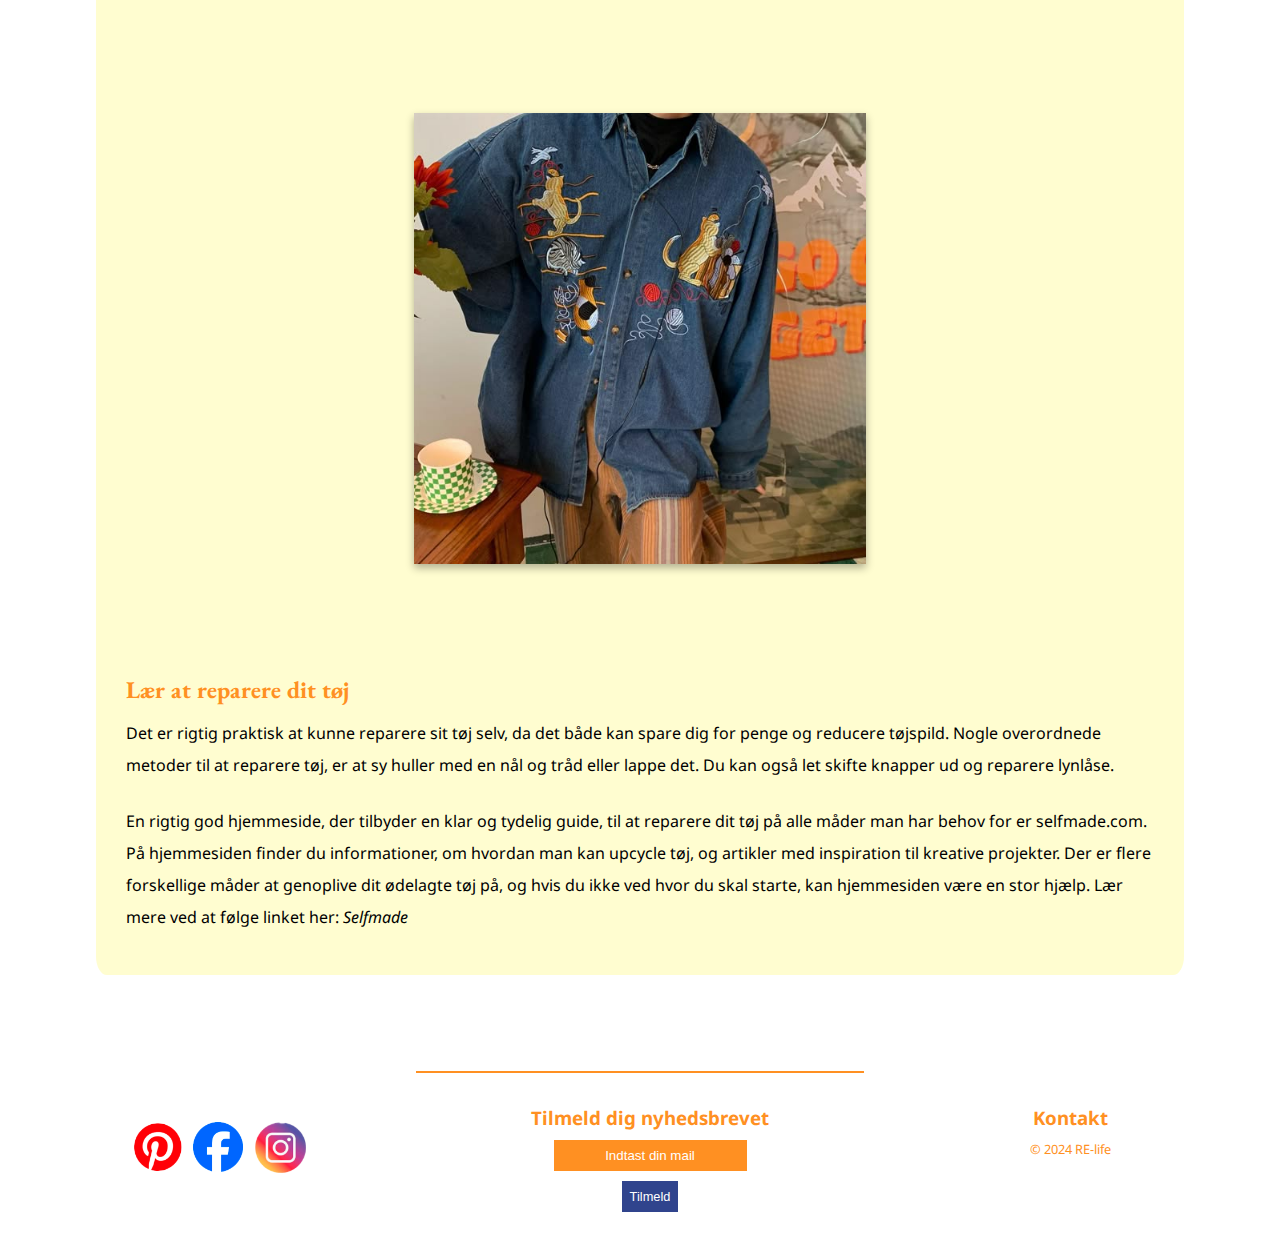
<file: artikler/diy.html>
<!DOCTYPE html>
<html lang="da">
<head>
    <meta charset="UTF-8">
    <meta name="viewport" content="width=device-width, initial-scale=1.0">
    <meta name="description" content="Opdag metoder til at forlænge dit tøj med tøjpleje og DIY. Lær om upcycling og reparation hos RE-life, og spar penge samtidig med at du hjælper miljøet!">
    <title>Tøjpleje og DIY - RE-life</title>
    <link rel="preconnect" href="https://fonts.googleapis.com">
    <link rel="preconnect" href="https://fonts.gstatic.com" crossorigin>
    <link href="https://fonts.googleapis.com/css2?family=Noto+Sans:ital,wght@0,100..900;1,100..900&display=swap" rel="stylesheet">
    <link rel="preconnect" href="https://fonts.googleapis.com">
    <link rel="preconnect" href="https://fonts.gstatic.com" crossorigin>
    <link href="https://fonts.googleapis.com/css2?family=EB+Garamond:ital,wght@0,400..800;1,400..800&family=Noto+Sans:ital,wght@0,100..900;1,100..900&display=swap" rel="stylesheet">
    <link rel="stylesheet" href="../css/style.css">
</head>

<body>
    <header>
        <a href="" class="logo"></a>
            <input type="checkbox" id="menu-bar">
        <label for="menu-bar">Menu</label>
        <!-- logo og websitetitel -->
        <section class="forside-logo">
            <a href="../index.html" class="logo-link">
                <img class="logo-img" src="../img/forside-img/logo.png" alt="logo">
                <h1><span>RE</span>-life</h1>
            </a>
           </section>

           <!-- Navigationsbar -->
        <nav class="navbar">
           
            <ul>
                <li><a href="#">Nyheder</a></li>
                <li><a href="diy.html">Tøjpleje & DIY</a>
                <ul>
                    <li><a href="trends.html">Trends</a></li>
                    <li><a href="#">Studieliv og mode</a></li>
                    <li><a href="#">Budget og finansiering</a></li>
                </ul>
                </li>

                <li><a href="genbrug.html">Genbrug</a>
                    <ul>
                        <li><a href="#">Genbrugsbutikker</a></li>
                        <li><a href="#">Del dine genbrugsfund</a>
                        <li><a href="#">Miljøvenlige tøjmærker</a></li>
                    </ul>
                </li>
                
                <li><a href="#">Om os</a>
                    <ul>
                        <li><a href="#">Tilmeld dig nyhedsbrevet</a></li>
                        <li><a href="#">Sociale medier</a></li>
                        <li><a href="#">Kontakt</a></li>
                    </ul>
                </li>
                
                   
            </ul>

        </nav>


    </header>
    
    <main>
        <!-- Tektsboks med heading -->
        <section class="toj-tekstboks">
            <article class="toj-tekst">
                <h2 class="toj-overskrift">Dit tøj er ikke skrald - Giv dit tøj længere levetid</h2>
                <p>Fast-fashion dominerer tøjmarkedet, og det er mere vigtigt end nogensinde at fokusere på tøjpleje og forlængelse af dit tøjs levetid.</p>

                <p class="custom-p">Ved at lære mere om hvordan man upcycler, reparerer og behandler sit tøj, kan du spare penge og samtidig hjælpe med at reducere miljøpåvirkning.</p>
            </article>

            <!-- Billede ved siden af tektsboks -->
            <aside class="toj-img">
                <img src="../img/diy-img/diy-artikel-img-1.jpg" alt="Nederdel ved siden af symaskine">
            </aside>
        </section>

        <!-- Sektion med 3 artikler -->
        <section class="artikler">

            <!-- Første artikel med en liste -->
            <article class="artikel-levetid">
                <h2 class="levetid-overskrift">Nøglen til længere levetid</h2>
                <p>Her er nogle få tips til, hvordan du ved hjælp af ordentlig tøjpleje, kan vedligeholde kvaliteten af dit tøj:</p>
                    <ul>
                        <li>Vask korrekt: Undgå at vaske dit tøj for ofte. Vask det når det er nødvendigt, og brug koldere temperaturer eller vask tøjet med lignende farver.</li>
                        <li>Lufttør: Glem tørretumbleren. Luft tøjet og lad det tørre af sig selv.</li>
                        <li>Læs vaskeanvisningen på tøjet og prøv at vaske tøjet med vrangen ud.</li>
                    </ul>
                <p>Disse trin kan hjælpe dig med at reducere slid, og tøjet bevarer sit kvalitet i længere tid. <span>(Kleiderly, “How to care for your clothes”, 2024)</span></p>
            </article>

            <!-- Anden artikel -->
            <article class="artikel-upcycle">
                <h2 class="upcycling-overskrift">Giv dit tøj nyt liv med upcycling</h2>

                <p>Upcycling af tøj handler om at bruge brugt eller ødelagt tøj til noget nyt og unikt. Det kræver lidt DIY, og man skal være lidt kreativ, men man skaber noget nyt og kreativt, der passer til din personlige stil.</p>

                <p>Omdesign en gammel trøje til en t-shirt ved at klippe den til. Man kan fx lave en kjole om til en nederdel. Der er uendelige muligheder når det kommer til omdesign, som kun kreativiteten kan sætte grænser for.</p>

                <p>Upcycling kan også være at sammensætte et outfit af gammelt tøj, hvor en del af outfittet er noget du har omdesignet. Du kan også lave accessories af stofrester som fx tote bags, et hårbånd, et halstørklæde eller en hat. Det kan være en sjov måde at bruge gammelt tøj, der ellers ville være blevet smidt ud, til at skabe noget nyt.</p>

            </article>

            <!-- Billede til sidste artikel -->
            <aside class="upcycling-img">
                <img src="../img/diy-img/diy-artikel-img-2.jpg" alt="Upcyclet skjorte">
            </aside>
            
            <!-- Tredje artikel -->
            <article class="rep-artikel">
                <h2>Lær at reparere dit tøj</h2>
                <p>Det er rigtig praktisk at kunne reparere sit tøj selv, da det både kan spare dig for penge og reducere tøjspild. Nogle overordnede metoder til at reparere tøj, er at sy huller med en nål og tråd eller lappe det. Du kan også let skifte knapper ud og reparere lynlåse.</p>

                <p>En rigtig god hjemmeside, der tilbyder en klar og tydelig guide, til at reparere dit tøj på alle måder man har behov for er selfmade.com. På hjemmesiden finder du informationer, om hvordan man kan upcycle tøj, og artikler med inspiration til kreative projekter. Der er flere forskellige måder at genoplive dit ødelagte tøj på, og hvis du ikke ved hvor du skal starte, kan hjemmesiden være en stor hjælp. Lær mere ved at følge linket her: <a  target="_blank" href="https://www.selfmade.com/da-dk/inspiration"><span>Selfmade</span></a>
            </article>



        </section>

    



    </main>

    
    
    <footer>
        <!-- Footer kode -->
            <hr class="line">
            <section class="footer-section">
                <!-- SoMe billeder -->
                <aside class="some-img">
                    <a href="#">
                        <img class="p some" src="../img/forside-img/pinterest-logo.png" alt="pinterest logo">
                    </a>
                    <a href="#">
                        <img class="fb some" src="../img/forside-img/fb-logo.png" alt="facebook logo">
                    </a>
                    <a href="#">
                        <img class="ig some" src="../img/forside-img/ig-logo.png" alt="instagram logo">
                    </a>
                </aside>
    
                <!-- Tilmeld nyhedsbrev form -->
                <aside class="form">
                    <h3>Tilmeld dig nyhedsbrevet</h3>
                    <form action="#">
                        <input type="email" placeholder="Indtast din mail" required>
                        <button type="submit">Tilmeld</button>
                    </form>
                </aside>
    
                <!-- Kontakt afsnit i footeren -->
                <aside class="kontakt">
                    <h3>Kontakt</h3>
                    <article class="copyright">
                        <p>&copy; 2024 RE-life</p>
                    </article>
                </aside>
    
    
    
            </section>
    
            
    
    
    
    
        </footer>

</body>
</html>
</file>
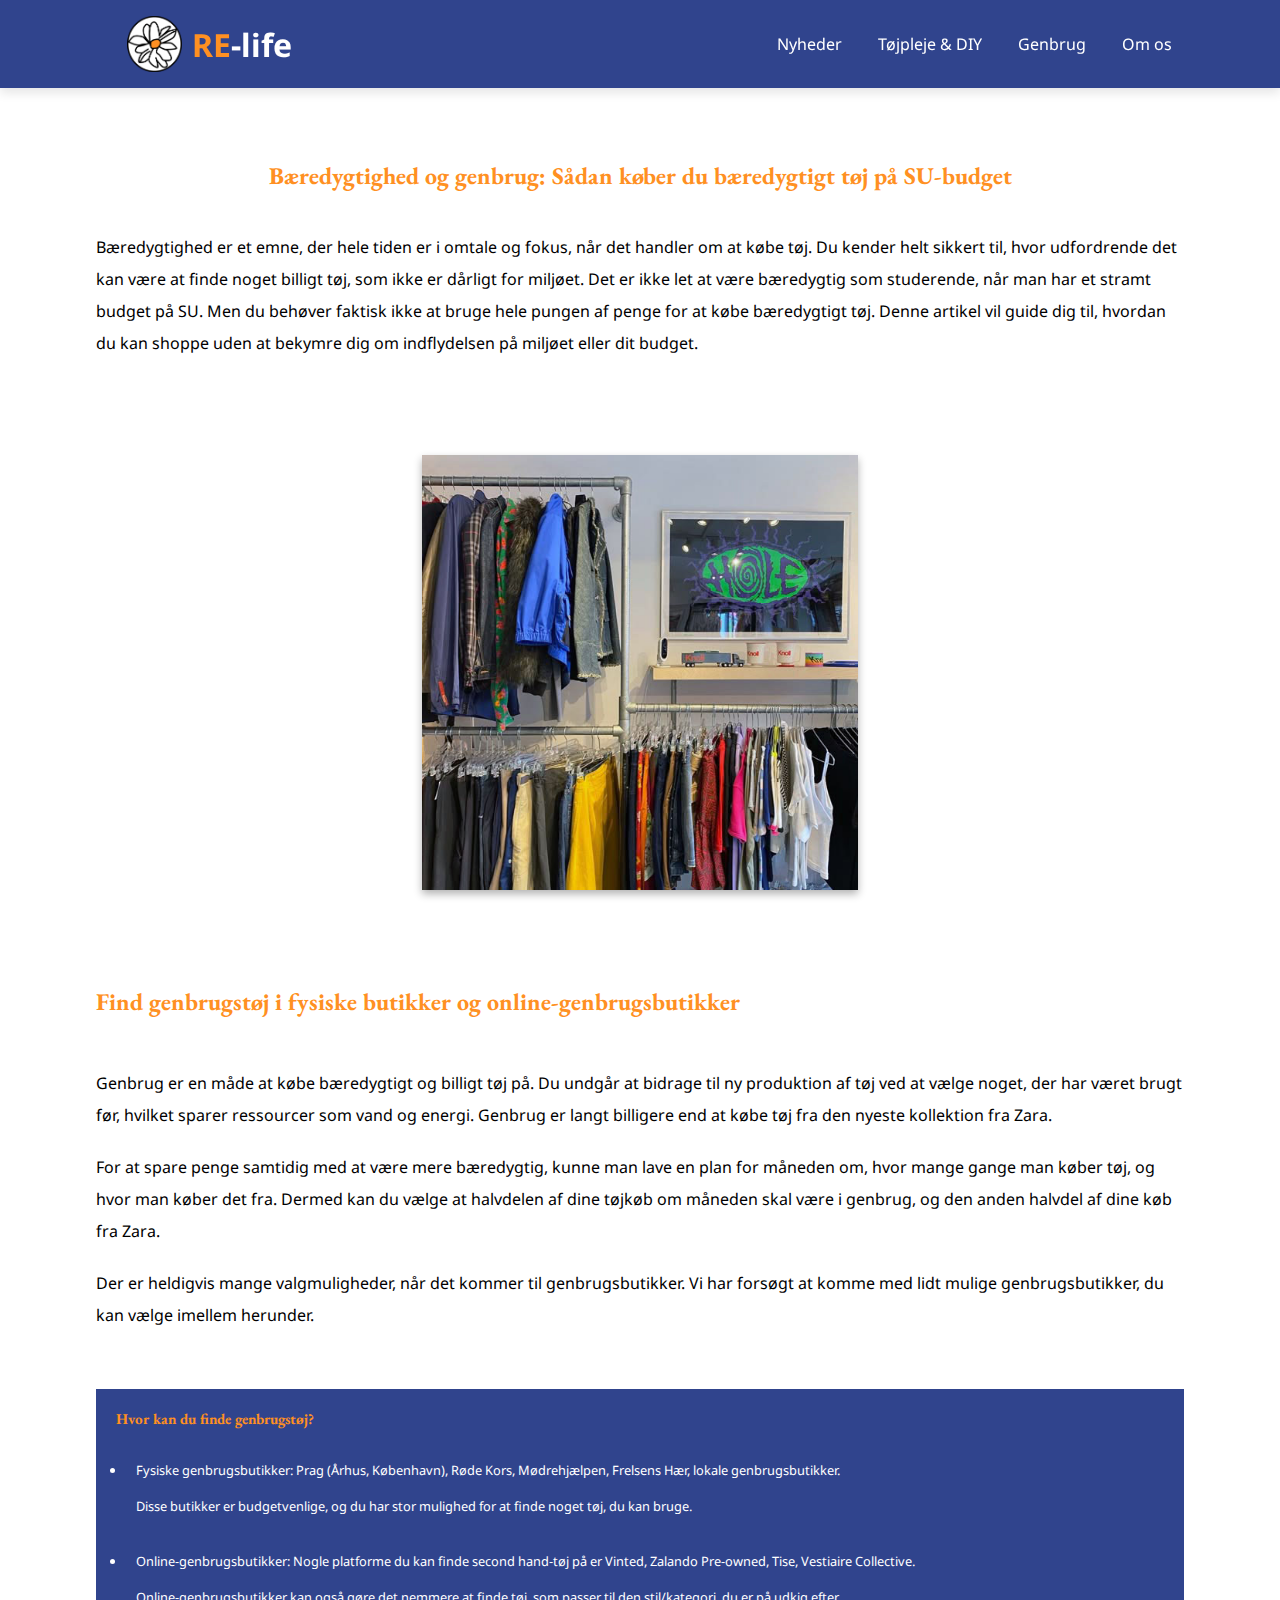
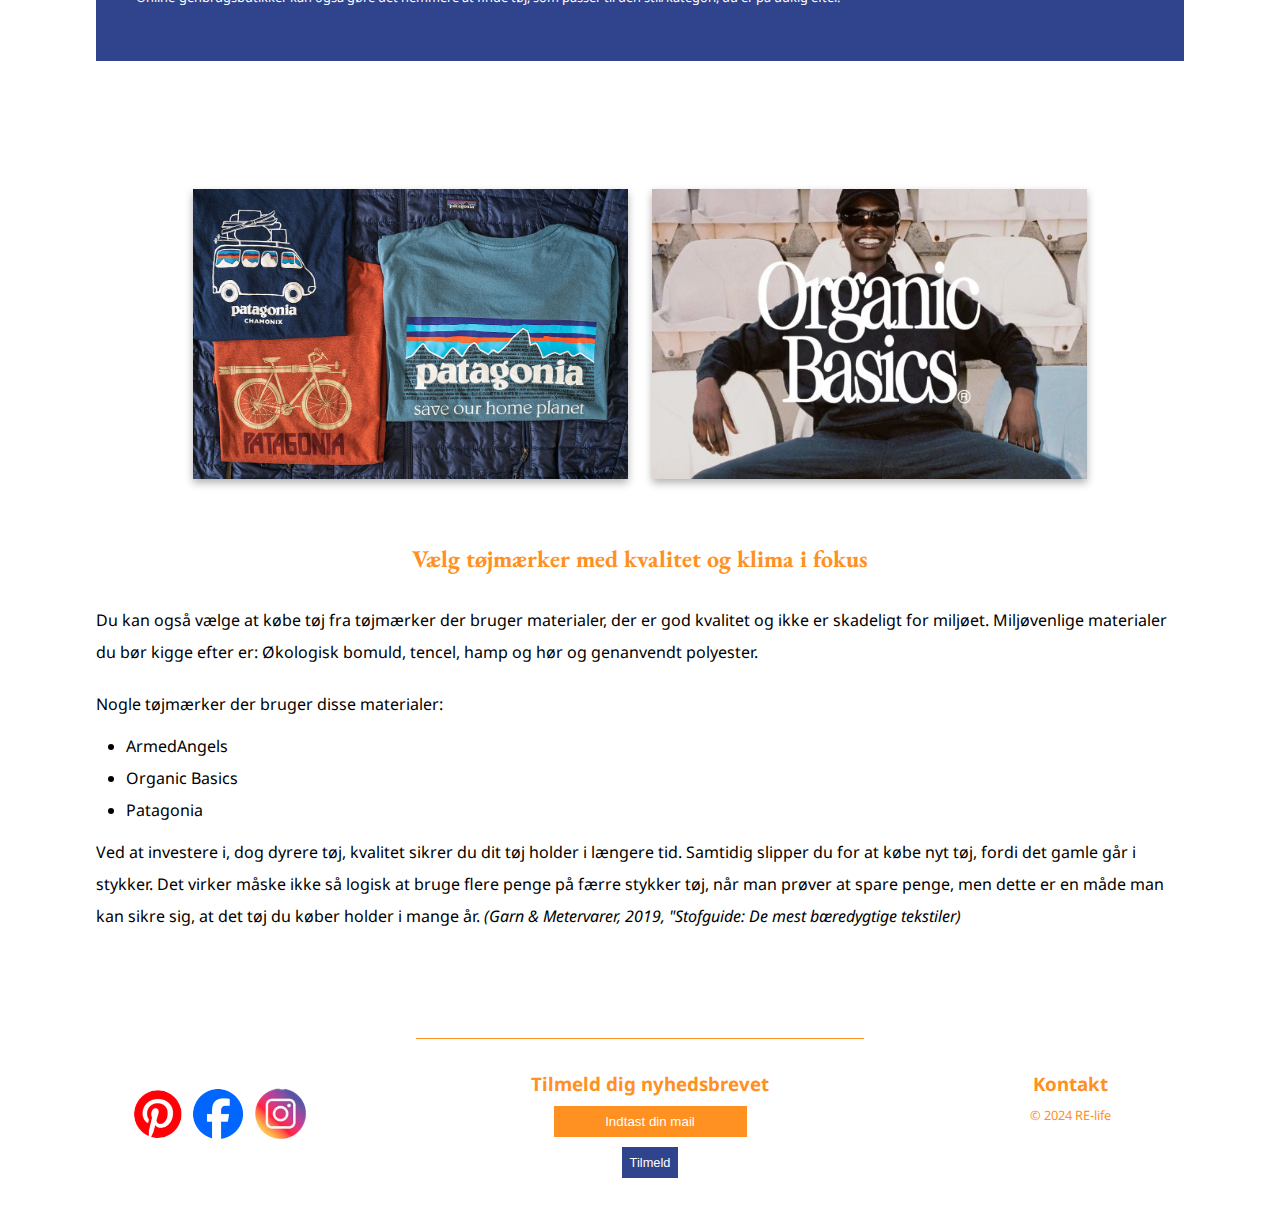
<file: artikler/genbrug.html>
<!DOCTYPE html>
<html lang="da">
<head>
    <meta charset="UTF-8">
    <meta name="viewport" content="width=device-width, initial-scale=1.0">
    <meta name="description" content= "Lær at købe bæredygtigt tøj på SU-budget. Få tips til genbrugstøj, online platforme og kvalitetsmærker, der skåner miljøet.">
    <title>Genbrug og bæredygtighed - RE-life</title>
    <link rel="preconnect" href="https://fonts.googleapis.com">
    <link rel="preconnect" href="https://fonts.gstatic.com" crossorigin>
    <link href="https://fonts.googleapis.com/css2?family=Noto+Sans:ital,wght@0,100..900;1,100..900&display=swap" rel="stylesheet">
    <link rel="preconnect" href="https://fonts.googleapis.com">
    <link rel="preconnect" href="https://fonts.gstatic.com" crossorigin>
    <link href="https://fonts.googleapis.com/css2?family=EB+Garamond:ital,wght@0,400..800;1,400..800&family=Noto+Sans:ital,wght@0,100..900;1,100..900&display=swap" rel="stylesheet">
        <link rel="stylesheet" href="../css/style.css">
</head>


<body>
    
    <header>
        <a href="" class="logo"></a>
            <input type="checkbox" id="menu-bar">
        <label for="menu-bar">Menu</label>
        <!-- logo og websitetitel -->
        <section class="forside-logo">
            <a href="../index.html" class="logo-link">
                <img class="logo-img" src="../img/forside-img/logo.png" alt="logo">
                <h1><span>RE</span>-life</h1>
            </a>
           </section>

           <!-- Navigationsbar -->
        <nav class="navbar">
           
            <ul>
                <li><a href="#">Nyheder</a></li>
                <li><a href="diy.html">Tøjpleje & DIY</a>
                <ul>
                    <li><a href="trends.html">Trends</a></li>
                    <li><a href="#">Studieliv og mode</a></li>
                    <li><a href="#">Budget og finansiering</a></li>
                </ul>
                </li>

                <li><a href="genbrug.html">Genbrug</a>
                    <ul>
                        <li><a href="#">Genbrugsbutikker</a></li>
                        <li><a href="#">Del dine genbrugsfund</a>
                        <li><a href="#">Miljøvenlige tøjmærker</a></li>
                    </ul>
                </li>
                
                <li><a href="#">Om os</a>
                    <ul>
                        <li><a href="#">Tilmeld dig nyhedsbrevet</a></li>
                        <li><a href="#">Sociale medier</a></li>
                        <li><a href="#">Kontakt</a></li>
                    </ul>
                </li>
                
                   
            </ul>

        </nav>


    </header>
    



    <main>
        <!-- Første artikel og billede kode -->
        <section class="budget-afsnit">
            <article class="budget-artikel">
                <h2>Bæredygtighed og genbrug: Sådan køber du bæredygtigt tøj på SU-budget</h2>
                <p>Bæredygtighed er et emne, der hele tiden er i omtale og fokus, når det handler om at købe tøj. Du kender helt sikkert til, hvor udfordrende det kan være at finde noget billigt tøj, som ikke er dårligt for miljøet. Det er ikke let at være bæredygtig som studerende, når man har et stramt budget på SU. Men du behøver faktisk ikke at bruge hele pungen af penge for at købe bæredygtigt tøj. Denne artikel vil guide dig til, hvordan du kan shoppe uden at bekymre dig om indflydelsen på miljøet eller dit budget.</p>
            </article>
            <aside class="budget-img">
                <img src="../img/genbrug-img/genbrug-artikel-img-1.jpg" alt="Tøjstativ med genbrugstøj">
            </aside>
        </section>

        <!-- Afsnit med article og en tekstboks i form af en aside -->
       <section class="gb-afsnit">
            <article class="gb-artikel">
                <h2>Find genbrugstøj i fysiske butikker og online-genbrugsbutikker</h2>
                <p>Genbrug er en måde at købe bæredygtigt og billigt tøj på. Du undgår at bidrage til ny produktion af tøj ved at vælge noget, der har været brugt før, hvilket sparer ressourcer som vand og energi. Genbrug er langt billigere end at købe tøj fra den nyeste kollektion fra Zara. 
                </p>
                
                <p>For at spare penge samtidig med at være mere bæredygtig, kunne man lave en plan for måneden om, hvor mange gange man køber tøj, og hvor man køber det fra. Dermed kan du vælge at halvdelen af dine tøjkøb om måneden skal være i genbrug, og den anden halvdel af dine køb fra Zara.</p>

                <p>Der er heldigvis mange valgmuligheder, når det kommer til genbrugsbutikker. Vi har forsøgt at komme med lidt mulige genbrugsbutikker, du kan vælge imellem herunder.</p>
            </article>

            <!-- Tekstboks  -->
            <aside class="gb-list">
                <article class="gb-tekstboks">
                    <h3>Hvor kan du finde genbrugstøj?</h3>
                    <ul>
                        <li>Fysiske genbrugsbutikker: Prag (Århus, København), Røde Kors, Mødrehjælpen, Frelsens Hær, lokale genbrugsbutikker. 
                        <p>Disse butikker er budgetvenlige, og du har stor mulighed for at finde noget tøj, du kan bruge.</p></li>

                        <li>Online-genbrugsbutikker: Nogle platforme du kan finde second hand-tøj på er Vinted, Zalando Pre-owned, Tise, Vestiaire Collective.
                        <p>Online-genbrugsbutikker kan også gøre det nemmere at finde tøj, som passer til den stil/kategori, du er på udkig efter.</p>
                        </li>
                    </ul>  
                </article>
            </aside>

            <!-- To billeder -->
            <aside class="gb-img">
                <img src="../img/genbrug-img/genbrug-artikel-img-2.jpg" alt="Patagonia trøje">
                <img src="../img/genbrug-img/genbrug-artikel-img-3.jpg" alt="Organic basics logo">
            </aside>

            <!-- Afsnit for tøjmærke artiklen -->
            <article class="tojmaerker-artikel">
                <h2>Vælg tøjmærker med kvalitet og klima i fokus</h2>
                <p>Du kan også vælge at købe tøj fra tøjmærker der bruger materialer, der er god kvalitet og ikke er skadeligt for miljøet. Miljøvenlige materialer du bør kigge efter er: Økologisk bomuld, tencel, hamp og hør og genanvendt polyester.</p>

                <p>Nogle tøjmærker der bruger disse materialer:</p>
                <ul>
                    <li>ArmedAngels</li>
                    <li>Organic Basics</li>
                    <li>Patagonia</li>
                </ul>

                <p>Ved at investere i, dog dyrere tøj, kvalitet sikrer du dit tøj holder i længere tid. Samtidig slipper du for at købe nyt tøj, fordi det gamle går i stykker. Det virker måske ikke så logisk at bruge flere penge på færre stykker tøj, når man prøver at spare penge, men dette er en måde man kan sikre sig, at det tøj du køber holder i mange år. <span>(Garn & Metervarer, 2019, "Stofguide: De mest bæredygtige tekstiler)</span></p>
            </article>

       </section>

    </main>







<footer>
    <!-- Footer kode -->
        <hr class="line">
        <section class="footer-section">
            <!-- SoMe billeder -->
            <aside class="some-img">
                <a href="#">
                    <img class="p some" src="../img/forside-img/pinterest-logo.png" alt="pinterest logo">
                </a>
                <a href="#">
                    <img class="fb some" src="../img/forside-img/fb-logo.png" alt="facebook logo">
                </a>
                <a href="#">
                    <img class="ig some" src="../img/forside-img/ig-logo.png" alt="instagram logo">
                </a>
            </aside>

            <!-- Tilmeld nyhedsbrev form -->
            <aside class="form">
                <h3>Tilmeld dig nyhedsbrevet</h3>
                <form action="#">
                    <input type="email" placeholder="Indtast din mail" required>
                    <button type="submit">Tilmeld</button>
                </form>
            </aside>

            <!-- Kontakt afsnit i footeren -->
            <aside class="kontakt">
                <h3>Kontakt</h3>
                <article class="copyright">
                    <p>&copy; 2024 RE-life</p>
                </article>
            </aside>



        </section>

        




    </footer>
</body>
</html>
</file>
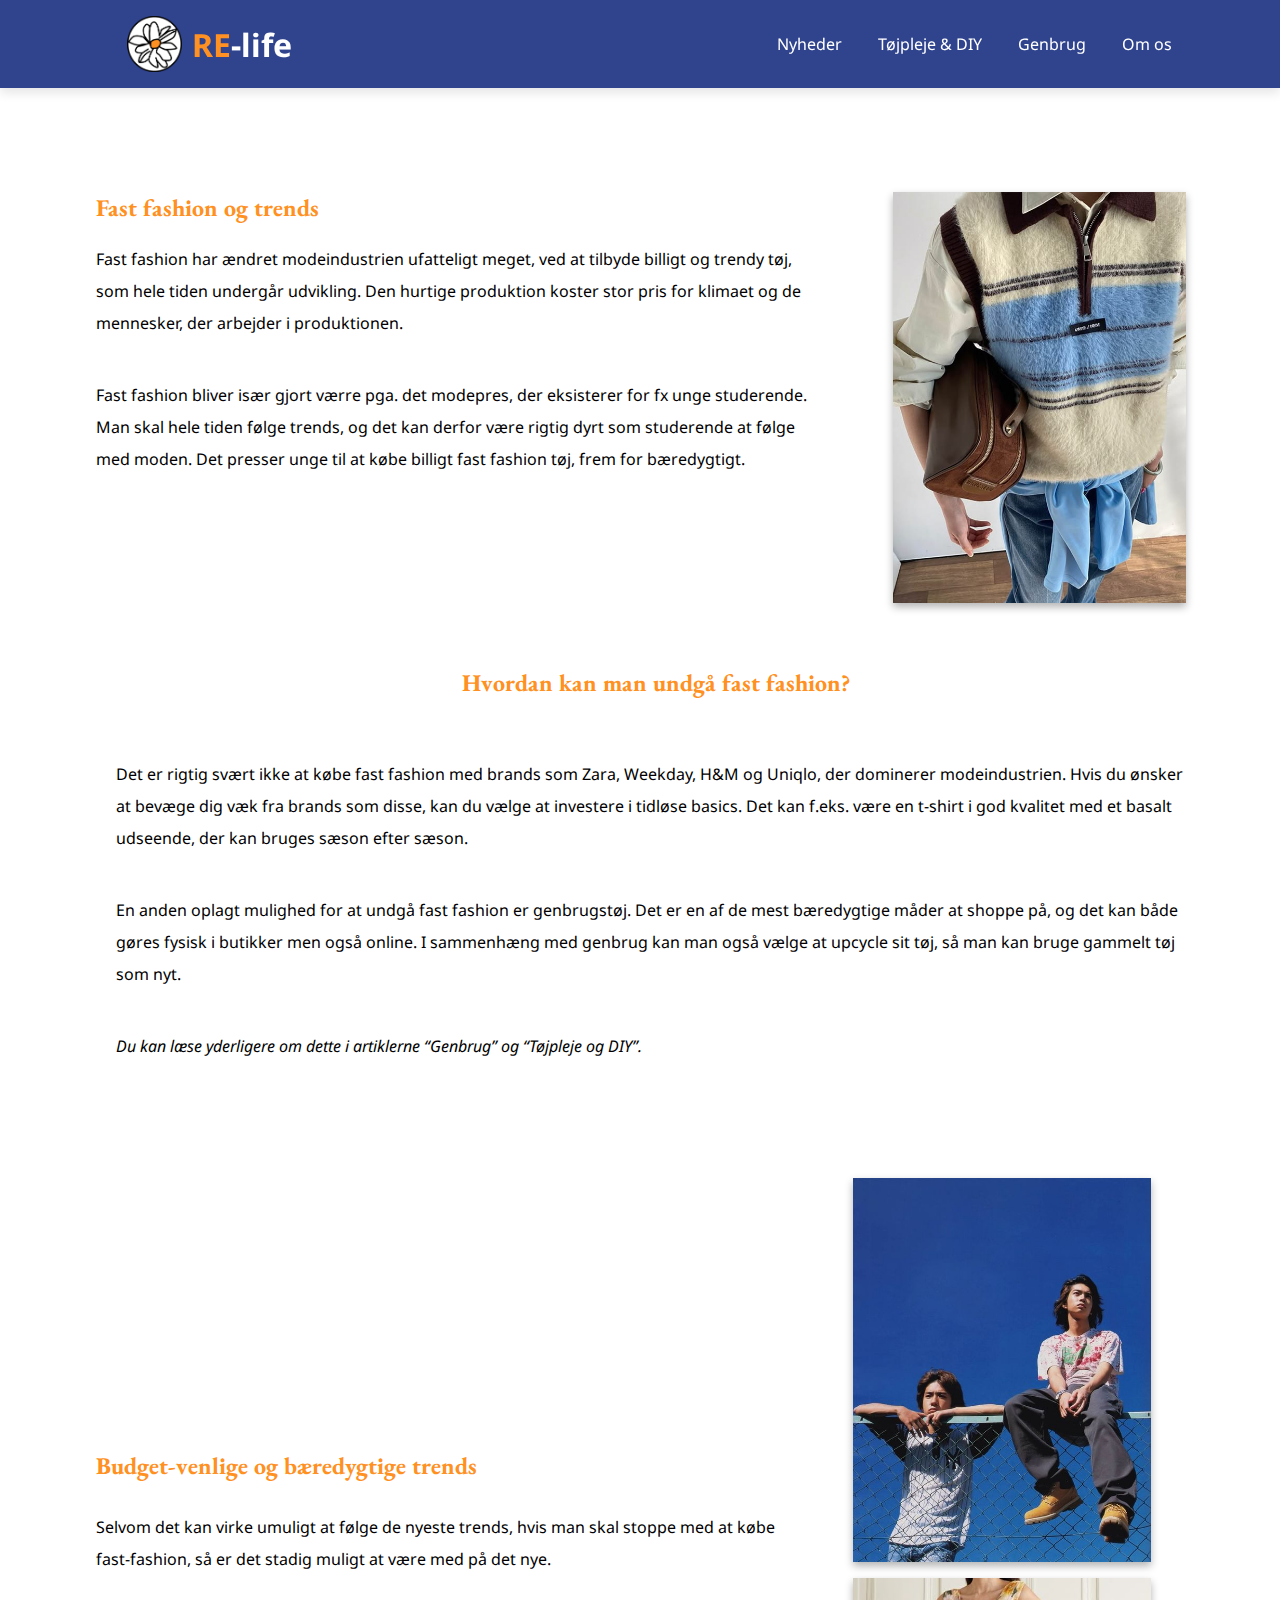
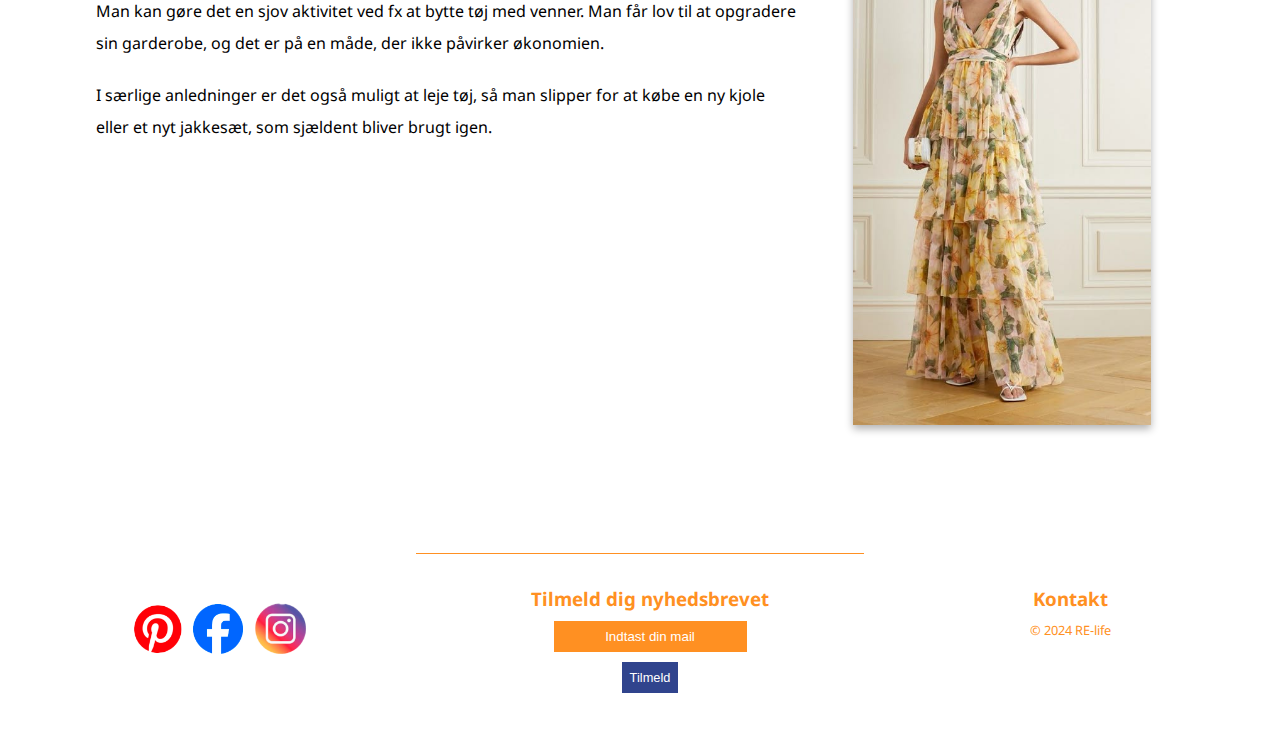
<file: artikler/trends.html>
<!DOCTYPE html>
<html lang="da">
<head>
    <meta charset="UTF-8">
    <meta name="viewport" content="width=device-width, initial-scale=1.0">
    <meta name="description" content="Udforsk fast fashion og modepres på studerende. Få tips til tidløse basics, genbrug og bæredygtige alternativer på RE-life.">
    <title>Trends og fast fashion - RE-life</title>
    <link rel="preconnect" href="https://fonts.googleapis.com">
<link rel="preconnect" href="https://fonts.gstatic.com" crossorigin>
<link href="https://fonts.googleapis.com/css2?family=Noto+Sans:ital,wght@0,100..900;1,100..900&display=swap" rel="stylesheet">
<link rel="preconnect" href="https://fonts.googleapis.com">
<link rel="preconnect" href="https://fonts.gstatic.com" crossorigin>
<link href="https://fonts.googleapis.com/css2?family=EB+Garamond:ital,wght@0,400..800;1,400..800&family=Noto+Sans:ital,wght@0,100..900;1,100..900&display=swap" rel="stylesheet">
    <link rel="stylesheet" href="../css/style.css">
</head>


<body>
    <header>
        <a href="" class="logo"></a>
            <input type="checkbox" id="menu-bar">
        <label for="menu-bar">Menu</label>
        <!-- logo og websitetitel -->
        <section class="forside-logo">
            <a href="../index.html" class="logo-link">
                <img class="logo-img" src="../img/forside-img/logo.png" alt="logo">
                <h1><span>RE</span>-life</h1>
            </a>
           </section>

           <!-- Navigationsbar -->
        <nav class="navbar">
           
            <ul>
                <li><a href="#">Nyheder</a></li>
                <li><a href="diy.html">Tøjpleje & DIY</a>
                <ul>
                    <li><a href="trends.html">Trends</a></li>
                    <li><a href="#">Studieliv og mode</a></li>
                    <li><a href="#">Budget og finansiering</a></li>
                </ul>
                </li>

                <li><a href="genbrug.html">Genbrug</a>
                    <ul>
                        <li><a href="#">Genbrugsbutikker</a></li>
                        <li><a href="#">Del dine genbrugsfund</a>
                        <li><a href="#">Miljøvenlige tøjmærker</a></li>
                    </ul>
                </li>
                
                <li><a href="#">Om os</a>
                    <ul>
                        <li><a href="#">Tilmeld dig nyhedsbrevet</a></li>
                        <li><a href="#">Sociale medier</a></li>
                        <li><a href="#">Kontakt</a></li>
                    </ul>
                </li>
                
                   
            </ul>

        </nav>


    </header>
    


    <main>
        <!-- Sektion med artikel og billede  -->
        <section class="ft-afsnit">
            <article class="ft-artikel">
                <h2 class="ft-overskrift">Fast fashion og trends</h2>
                <p>Fast fashion har ændret modeindustrien ufatteligt meget, ved at tilbyde billigt og trendy tøj, som hele tiden undergår udvikling. Den hurtige produktion koster stor pris for klimaet og de mennesker, der arbejder i produktionen.</p>
                
                <p>Fast fashion bliver især gjort værre pga. det modepres, der eksisterer for fx unge studerende. Man skal hele tiden følge trends, og det kan derfor være rigtig dyrt som studerende at følge med moden. Det presser unge til at købe billigt fast fashion tøj, frem for bæredygtigt.</p>
            </article>
            <!-- Billede til artikel -->
            <aside class="trend-img">
                <img src="../img/trends-img/trends-artikel-img-1.jpg" alt="Person med trendy tøj og taske">
            </aside>
        </section>

        <!-- Sektion med artikel fast fashion -->
        <section class="fastfashion-afsnit">
            <article class="fastfashion-artikel">
                <h2>Hvordan kan man undgå fast fashion?</h2>
                <p>Det er rigtig svært ikke at købe fast fashion med brands som Zara, Weekday, H&M og Uniqlo, der dominerer modeindustrien. Hvis du ønsker at bevæge dig væk fra brands som disse, kan du vælge at investere i tidløse basics. Det kan f.eks. være en t-shirt i god kvalitet med et basalt udseende, der kan bruges sæson efter sæson.</p>

                <p>En anden oplagt mulighed for at undgå fast fashion er genbrugstøj. Det er en af de mest bæredygtige måder at shoppe på, og det kan både gøres fysisk i butikker men også online. I sammenhæng med genbrug kan man også vælge at upcycle sit tøj, så man kan bruge gammelt tøj som nyt.</p>

                <p><span>Du kan læse yderligere om dette i artiklerne “Genbrug” og “Tøjpleje og DIY”.</span></p>
            </article>
        </section>

        <!-- Sektion med artikel budget-venlige og bæredygtige trends -->
        <section class="bb-afsnit">
            <!-- Tekst til artiklen -->
            <article class="bb-artikel">
                <h2>Budget-venlige og bæredygtige trends</h2>
                <p>Selvom det kan virke umuligt at følge de nyeste trends, hvis man skal stoppe med at købe fast-fashion, så er det stadig muligt at være med på det nye.</p>

                <p>Man kan gøre det en sjov aktivitet ved fx at bytte tøj med venner. Man får lov til at opgradere sin garderobe, og det er på en måde, der ikke påvirker økonomien.</p>

                <p>I særlige anledninger er det også muligt at leje tøj, så man slipper for at købe en ny kjole eller et nyt jakkesæt, som sjældent bliver brugt igen.</p>
            </article>

            <!-- To billeder til teksten -->
            <aside class="bb-img">
                <img src="../img/trends-img/trends-artikel-img-2.jpg" alt="To drenge på hegn">
                <img src="../img/trends-img/trends-artikel-img-3.jpg" alt="Farverig kjole">
            </aside>

        </section>





    </main>



    <footer>
        <!-- Footer kode -->
            <hr class="line">
            <section class="footer-section">
                <!-- SoMe billeder -->
                <aside class="some-img">
                    <a href="#">
                        <img class="p some" src="../img/forside-img/pinterest-logo.png" alt="pinterest logo">
                    </a>
                    <a href="#">
                        <img class="fb some" src="../img/forside-img/fb-logo.png" alt="facebook logo">
                    </a>
                    <a href="#">
                        <img class="ig some" src="../img/forside-img/ig-logo.png" alt="instagram logo">
                    </a>
                </aside>
    
                <!-- Tilmeld nyhedsbrev form -->
                <aside class="form">
                    <h3>Tilmeld dig nyhedsbrevet</h3>
                    <form action="#">
                        <input type="email" placeholder="Indtast din mail" required>
                        <button type="submit">Tilmeld</button>
                    </form>
                </aside>
    
                <!-- Kontakt afsnit i footeren -->
                <aside class="kontakt">
                    <h3>Kontakt</h3>
                    <article class="copyright">
                        <p>&copy; 2024 RE-life</p>
                    </article>
                </aside>
    
    
    
            </section>
    
            
    
    
    
    
        </footer>

    





</body>
</html>
</file>
<file: css/style.css>
*{
    margin: 0;
    padding: 0;
    box-sizing: border-box;
}

:root{
    --primarycolor:#30448D;
    --secondarycolor:#FF9022;
    --tetriarycolor:#FFFDD0;
    --backgroundcolor:rgb(253, 204, 114);
}

/* Styling af navigationsbar */
body {
    font-family: Noto Sans,sans-serif;
}

header {
    position:fixed;
    top:0;
    left:0;
    right:0;
    background:var(--primarycolor);
    box-shadow: 0 5px 10px rgba(0,0,0,0.1);
    padding: 10px 7%;
    display: flex;
    align-items: center;
    justify-content: space-between;
    z-index: 1000;
}


header .logo {
    font-weight: bolder;
    font-size: 1rem;
    color: #333;
}

header .navbar ul {
    list-style: none;
}

header .navbar ul li {
    position: relative;
    float: left;
}

header .navbar ul li a {
    text-decoration: none;
    font-size: 1rem;
    padding: 18px;
    color: white;
    display: block;
}

header .navbar ul li a:hover {
    background:var(--secondarycolor);
    color: black;
}

header .navbar ul li ul {
    position: absolute;
    left: 0;
    width: 200px;
    display:none;
}

header .navbar ul li ul li {
    width: 100%;
    border-top: 1px solid rgba(0,0,0,0.1);
    background-color: var(--secondarycolor);
}

header .navbar ul li ul li ul {
    left: 200px;
    top:0;
}

header .navbar ul li:focus-within > ul,
header .navbar ul li:hover > ul {
    display: block;
}

#menu-bar {
    display:none;
}

header label {
    font-size: 20px;
    color:white;
    cursor: pointer;
    display: none;
}

@media(max-width:991px){


    header {
        padding: 20px;
    }
    
    header label {
        display: block;
    }

    header .navbar{
        position: absolute;
        top: 100%;
        left:0;
        right:0;
        background:var(--primarycolor);
        border-top: 1px solid rgba(0,0,0,0.1);
        display: none;
    }

    header .navbar ul li {
        width: 100%;
    }

    header .navbar ul li ul {
        position: relative;
        width: 100%;
    }

    header .navbar ul li ul li {
        background: var(--primarycolor);
    }

    header .navbar ul li ul li ul {
        width: 100%;
        left:0;
    }

    #menu-bar:checked ~ .navbar {
        display: block;
    }

}


.logo-img{
    display: flex;
    width:10%;
    height: auto;
    padding-right: 5px;
}

.logo-link{
    display: flex;
    align-items: center;
    text-decoration: none;

}

.forside-logo{
    display: flex;
    align-items: center;
}


h1{
    font-family:Noto Sans, sans-serif;
    font-size: 2rem;
    padding-left: 5px;
    color: white;
}

span{
    color: var(--secondarycolor);
}


/* Styling af forside content */
main{
    padding-top: 8rem;
}


h2{
    font-family: EB Garamond,sans-serif;
    color: var(--secondarycolor);

}



.content {
    display: flex;
    align-items: flex-start;
    justify-content: space-around;
    margin: 20px;
}

.textbox{
    flex: 1;
    padding: 20px;
    text-align: center;
    display: flex;
    flex-direction: column;
    align-items:center
}

figure{
    flex: 1;
    display: flex;
    justify-content:center;
    margin: 0 auto;
}

figure img{
    height: auto;
    width: 80%;
    box-shadow: 0 4px 8px rgba(0, 0, 0, 0.3); 
}


.textbox h2 {
    margin-bottom: 10px;
    text-align: center;
}

.nyheder-tekst p a{
    text-decoration: none;
    color: white;
}

.nyheder-tekst p a:hover{
    background-color: var(--backgroundcolor);
}

.nyheder-tekst {
    background-color: var(--primarycolor);
    color: white;
    padding: 15px;
    text-align: center;
    width: 200px;
    height: 280px;
    font-size: 0.8rem;
    
}

.nyheder-tekst p{
    padding: 10px;
}



.mode-tekst {
    background-color: var(--primarycolor); 
    color: white;
    padding: 15px;
    width: 200px;
    height: 280px;
    text-align: center;
    font-size: 0.8rem;
}

.mode-tekst ul a{
    text-decoration: none;
    color: var(--secondarycolor);
}

.mode-tekst ul a:hover{
    background-color:var(--backgroundcolor);
}

.mode-tekst ul{
    padding-top: 5px;
    display: flex;
    flex-wrap: wrap;
    flex-direction: column;
    justify-content: space-evenly;
    list-style-type: none;
}

.mode-tekst ul li{
    padding: 5px;
}

.mode-tekst p{
    line-height: 2;
}

/* Styling af genbrugstips afsnittet */

.genbrug-tips .genbrug-content{
    display: flex;
    justify-content: space-between;
    align-items: flex-start;
}

.genbrug-tips{
    margin-top: 8rem;
    background: var(--tetriarycolor);
}

.tips-tekst{
    background-color: var(--primarycolor);
    color: white;
    padding: 20px;
    font-size: 0.8rem;
    flex: 1;
    max-width: 50%;
    margin-top: 2rem;
    margin-left: 2rem;
}

.tips-tekst ul li{
    padding: 10px;
    margin: 0.5rem;
}

.tips-overskrift{
    margin-top: 30px;
    padding-top: 5rem;
    margin-left: 2rem;
}

.materiale-img img{
    max-width: 60%;
    height: auto;
    margin-left: 6.2rem;
    box-shadow: 0 4px 8px rgba(0, 0, 0, 0.3); 
}

.materiale-img{
    align-items: flex-start;
    margin-top: -30px;
    margin-bottom: 5rem;
}

/* Styling af Sæson afsnittet */
.saeson{
    margin: 8rem;
}

.tre-kasser{
    display: flex;
    justify-content: space-evenly;
    align-items: center;
}

.box a{
    text-decoration: none;
}

.box h3{
    color: var(--secondarycolor);
}

.box h3:hover{
    background-color: rgb(253, 204, 114)
}

.box{
    display: flex;
    justify-content: center;
    align-items: center;
    background-color: var(--primarycolor);
    padding: 20px;
    width: 200px;
    height: 200px;
}

.saeson-overskrift{
    text-align: center;
    margin-bottom: 50px;
}


/* Styling af footer */
.footer-section aside{
    flex: 1;
    margin: 0 20px;
    text-align: center;
}
    

.line{
width:35%;
margin: auto;
border: none;
background-color: var(--secondarycolor);
height: 1.5px;
}

.footer-section{
    display: flex;
    justify-content: space-evenly;
    align-items: flex-start;
    padding-top: 2rem;
    margin-bottom: 2.5rem;

}


/* Styling af SoMe afsnit i footeren */
.some-img{
    display: flex;
    justify-content: center;
    align-items: center;
    padding: 10px;
    align-self: flex-start;

}

.some-img .ig{
    width: 65px;
    height: 65px;
}
.some{
    width: 60px;
    height:60px;
    margin-top: 0rem;
}

.some-img img{
    padding: 5px;
}


/* Styling af form */
.form{
    text-align: center;
}

.form form{
    display: flex; 
    flex-direction: column;
    align-items: center;
}

.form input{
    padding: 0.5rem;
    border: none;
    background-color: var(--secondarycolor);
    margin-bottom: 10px;
}

.form ::placeholder{
    color: white;
    text-align: center;
}

.form button{
    padding: 0.5rem;
    border: none;
    cursor: pointer;
    font-size: 0.8rem;
    background-color: var(--primarycolor);
    color: white;
}

.form button:hover{
    background-color: var(--secondarycolor);
}

/* Styling af kontakt afsnit */
.kontakt{
    display: flex;
    flex-direction: column;
    align-items: center;
}

.kontakt, .form h3{
    color: var(--secondarycolor);
    font-family: Noto Sans, sans-serif;
    margin-bottom: 10px;
}

.copyright{
    margin-top: 10px;
    font-size: 0.8rem
}


/* Styling af diy.html */
/* Styling af tekstboks afsnit og billede til */

.toj-tekst {
    background-color: var(--primarycolor);
    color: white;
    padding: 20px;
    font-size: 0.8rem;
    width: 400px;
    text-align: center;
    line-height: 2;
    margin-right: 7rem;
}

.custom-p{
    padding: 60px 0 0 0;
}
.toj-tekst h2{
    padding-bottom: 15px;
    font-size: 1.5rem;
}

.toj-tekstboks{
    display: flex;
    justify-content: center;
    align-items: stretch;
    margin-bottom: 5rem;
}

.toj-img{
    width: 400px;
}

.toj-img img{
    width: 90%;
    height: auto;
    box-shadow: 0 4px 8px rgba(0, 0, 0, 0.3); 
}

/* Styling af længere levetid og upcycling artiklerne */
.artikler{
    margin: 0 6rem 6rem 6rem;
    display: flex;
    flex-direction: column;
    justify-content: center;
    align-items: center;
    background-color:var(--tetriarycolor);
    border-radius: 1%;
}

.artikler article{
    padding: 30px;
}
.artikler h2{
    text-align: center;
    padding: 20px;
    padding-bottom: 40px;
}

.artikler p{
    line-height: 2;
}
.artikel-levetid{
    margin-bottom: 5rem;
}

.artikel-levetid ul{
    padding-left: 3rem;
    padding-top: 10px;
}

.artikel-levetid ul li{
    padding: 10px;
}

.artikel-levetid p span{
    color: black;
    font-style: italic;
}

.artikel-upcycle p{
    padding:12px 0 12px 0;
}

/* Styling af reparation artikel */
.upcycling-img{
    display: flex;
    justify-content: center;
    align-items: center;
    margin-top: 5rem;
    margin-bottom: 5rem;
}

.upcycling-img img{
    box-shadow: 0 4px 8px rgba(0, 0, 0, 0.3); 
    height: auto;
    width: 80%;
}

.rep-artikel h2{
    padding: 0;
    text-align: left;
}

.rep-artikel p{
    padding: 12px 0 12px 0;
}

.rep-artikel p a{
    text-decoration: none;
}

.rep-artikel p a span{
    font-style: italic;
    color: black;
}

.rep-artikel p a span:hover{
    text-decoration: underline;
}

/* Styling af trends.html */

/* Styling af øverste afsnit trends of fashion */

.ft-afsnit p{
    line-height: 2;
}
.ft-afsnit{
    display: flex;
    margin: 4rem;
    margin-left: 6rem;
}

.ft-artikel{
    display: flex;
    flex-direction: column;
    justify-content: flex-start;
}

.ft-artikel h2{
    text-align: left;
}

.ft-artikel p{
    padding: 20px 0 20px 0;
}

.trend-img{
    margin-left: 5rem;
    margin-right: 8rem;
    display: flex;
    flex-direction: column;
    justify-content: flex-start;
    align-items: flex-start;
}

.trend-img img{
    width:150%;
    box-shadow: 0 4px 8px rgba(0, 0, 0, 0.3);   
}

/* Styling af fast-fashion artikel */
.fastfashion-afsnit{
    display: flex;
    margin: 4rem;
    margin-left: 6rem;
}

.fastfashion-artikel{
    display: flex;
    flex-direction: column;
}

.fastfashion-artikel h2{
    text-align: center;
    padding-bottom: 40px;
}

.fastfashion-artikel p{
    text-align: left;
    line-height: 2;
    padding: 20px;
}

.fastfashion-artikel p span{
    font-style: italic;
    color: black;
}

/* Styling af Budgetvenlig og bæredygtig afsnit */
.bb-afsnit{
    display: flex;
    justify-content: center;
    align-items: center;
    margin: 6rem;
    margin-bottom: 8rem;
}

.bb-artikel{
    display: flex;
    flex-direction: column;

}

.bb-artikel p{
    line-height: 2;
    padding: 10px 20px 10px 0;
}

.bb-artikel h2{
    padding-bottom: 20px;
}

.bb-img{
    display: flex;
    flex-direction: column;
    gap: 1rem;
    padding-left: 2rem;
}

.bb-img img{
    width: 90%;
    height: auto;
    box-shadow: 0 4px 8px rgba(0, 0, 0, 0.3); 
}

/* Styling af genbrug.html */

/* Styling af budget tekst og img */
.budget-afsnit{
    display: flex;
    flex-direction: column;
    margin: 2rem 6rem 6rem 6rem;
}

.budget-artikel p{
    line-height: 2;
}

.budget-artikel{
    display: flex;
    flex-direction: column;
    margin-bottom: 6rem;
}

.budget-artikel h2{
    text-align: center;
    padding-bottom: 40px;
}


.budget-img{
    display: flex;
    justify-content: center;
}

.budget-img img{
    width: 40%;
    height: auto;
    box-shadow: 0 4px 8px rgba(0, 0, 0, 0.3); 
}

/* Styling af find genbrugsbutikker artikel og tektsboks samt billeder */

.gb-afsnit{
    margin: 4rem 6rem 6rem 6rem;
    display: flex;
    flex-direction: column;
}

.gb-afsnit p,li{
    line-height:2;
}

.gb-afsnit p{
    padding: 10px 0 10px 0;
}

.gb-artikel h2{
    text-align: left;
    padding-bottom: 40px;
}

.gb-list{
    margin-top: 3rem;
}

.gb-list h3{
    padding-bottom: 10px;
    font-family: EB Garamond,sans-serif;
    color: var(--secondarycolor);
}


.gb-tekstboks{
    background-color: var(--primarycolor);
    color: white;
    padding: 20px;
    height: auto;
    font-size: 0.8rem;
    text-align: left;
}

.gb-tekstboks ul li, .gb-tekstboks ul{
    padding: 10px 0 10px 10px; 
}

.gb-img{
    display: flex;
    justify-content: center;
    margin-top: 8rem;
    gap: 1.5rem;
    margin-bottom: 4rem;
}

.gb-img img{
    width: 40%;
    box-shadow: 0 4px 8px rgba(0, 0, 0, 0.3); 
}

.tojmaerker-artikel{
    display: flex;
    justify-content: center;
    flex-direction: column;
    text-align: left;
}

.tojmaerker-artikel h2{
    text-align: center;
    padding-bottom: 20px;
}

.tojmaerker-artikel ul{
    padding: 0 30px 0 30px;
}

.tojmaerker-artikel p span{
    color: black;
    font-style: italic;
}
</file>
